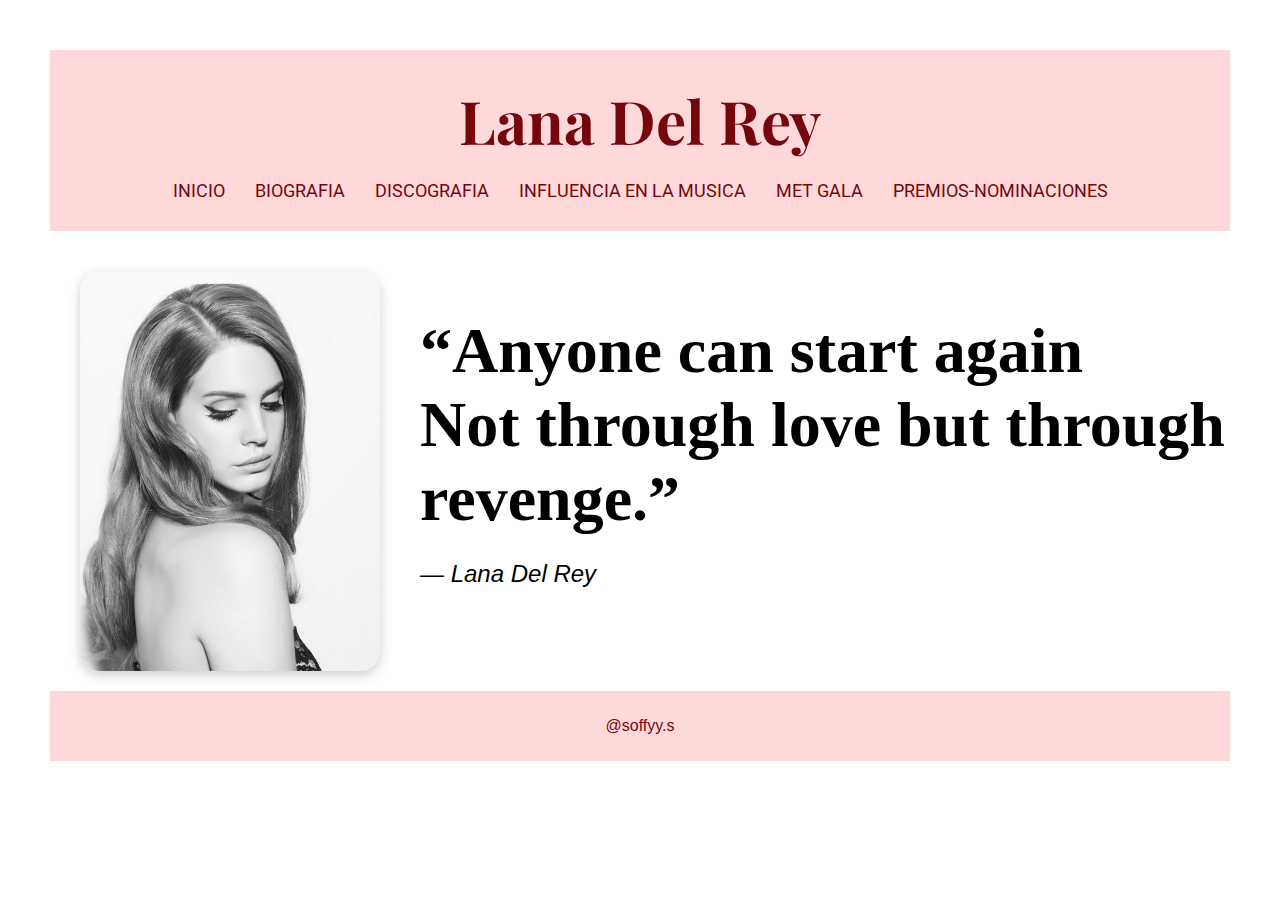
<file: index.html>
<!DOCTYPE html>
<html lang="es">
<head>
    <meta charset="UTF-8">
    <meta name="viewport" content="width=device-width, initial-scale=1.0">
    <title>Lana Del Rey</title>
    <link rel="stylesheet" href="css/estilos.css">
</head>
<body>
    <header class="menu-principal">
        <div class="contenido-header">
            <h1 class="titulo">Lana Del Rey</h1>
            <nav class="menu">
                <ul>
                <li><a href="index.html">INICIO</a></li>
                <li><a href="index2.html">BIOGRAFIA</a></li>
                <li><a href="index3.html">DISCOGRAFIA</a></li>
                <li><a href="index4.html">INFLUENCIA EN LA MUSICA</a></li>
                <li><a href="index5.html">MET GALA</a></li>
                <li><a href="index6.html">PREMIOS-NOMINACIONES</a></li>
                </ul>
            </nav>
        </div>
    </header>  

    <section class="foto-lana">
        <img src="img/inicio.jpeg" alt="Lana Del Rey">
        <div class="contenido-inicio">
            <h1>“Anyone can start again <br> Not through love but through revenge.”</h1> 
            <p>— Lana Del Rey</p>
        </div>
    </section>

    <footer class="pie">
        <p>@soffyy.s</p>
    </footer>

</body>
</html>
</file>
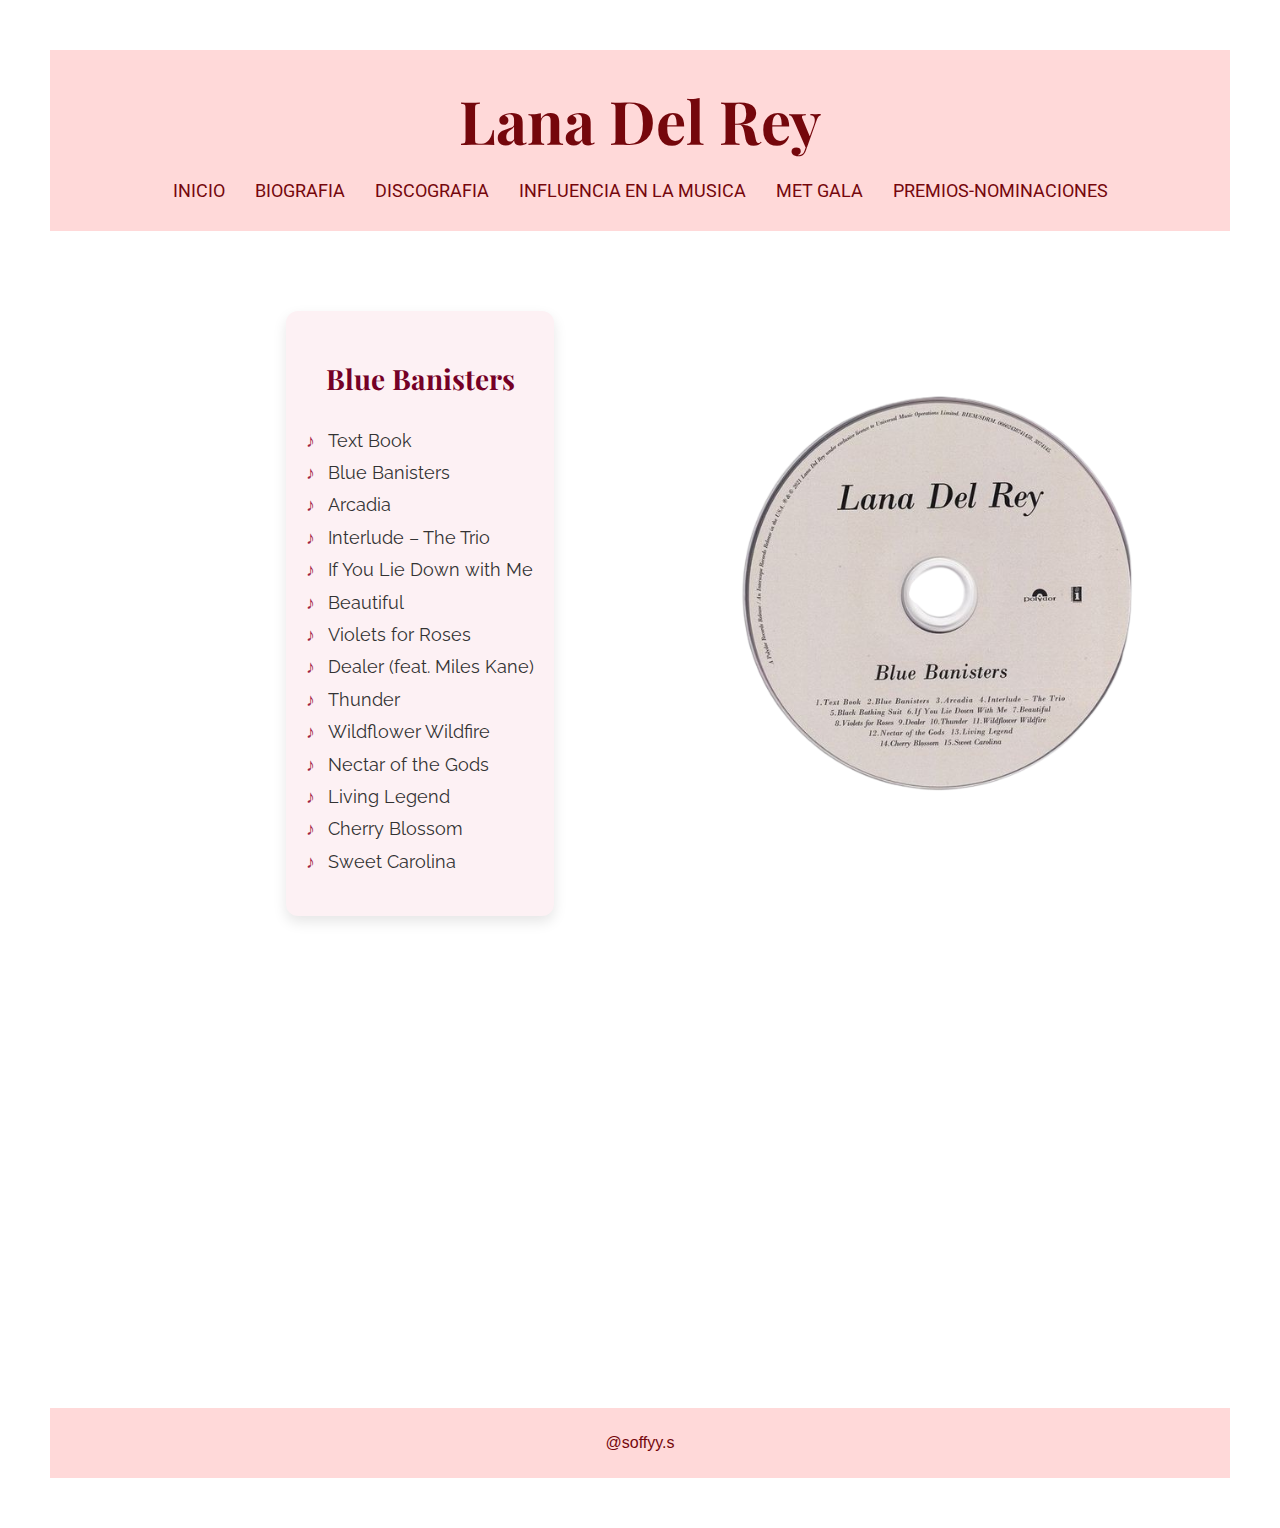
<file: blueb.html>
<!DOCTYPE html>
<html lang="es">
<head>
    <meta charset="UTF-8">
    <meta name="viewport" content="width=device-width, initial-scale=1.0">
    <title>Lana Del Rey</title>
    <link rel="stylesheet" href="css/estilos.css">
</head>
<body>
    <header class="menu-principal">
        <div class="contenido-header">
            <h1 class="titulo">Lana Del Rey</h1>
            <nav class="menu">
                <ul>
                <li><a href="index.html">INICIO</a></li>
                <li><a href="index2.html">BIOGRAFIA</a></li>
                <li><a href="index3.html">DISCOGRAFIA</a></li>
                <li><a href="index4.html">INFLUENCIA EN LA MUSICA</a></li>
                <li><a href="index5.html">MET GALA</a></li>
                <li><a href="index6.html">PREMIOS-NOMINACIONES</a></li>
                </ul>
            </nav>
        </div>
    </header>  
<div class="contenedor-canciones">
<div class="lista-canciones">
  <h2>Blue Banisters</h2>
  <ul>
    <li>Text Book</li>
    <li>Blue Banisters</li>
    <li>Arcadia</li>
    <li>Interlude – The Trio</li>
    <li>If You Lie Down with Me</li>
    <li>Beautiful</li>
    <li>Violets for Roses</li>
    <li>Dealer (feat. Miles Kane)</li>
    <li>Thunder</li>
    <li>Wildflower Wildfire</li>
    <li>Nectar of the Gods</li>
    <li>Living Legend</li>
    <li>Cherry Blossom</li>
    <li>Sweet Carolina</li>
  </ul>
  </div>
  
        <img src="img/cd8.png" alt="CD Born to die">

  <div class="musica-widget">
<iframe style="border-radius:12px"
        src="https://open.spotify.com/embed/album/3z1XlFzF8mTBtT8LYW8yrr?utm_source=generator"
        width="100%" height="352" frameborder="0"
        allow="autoplay; clipboard-write; encrypted-media; fullscreen; picture-in-picture"
        loading="lazy"
        allowfullscreen>
</iframe>


  </div>

</div>

    <footer class="pie">
        <p>@soffyy.s</p>
    </footer>

</body>
</html>
</file>
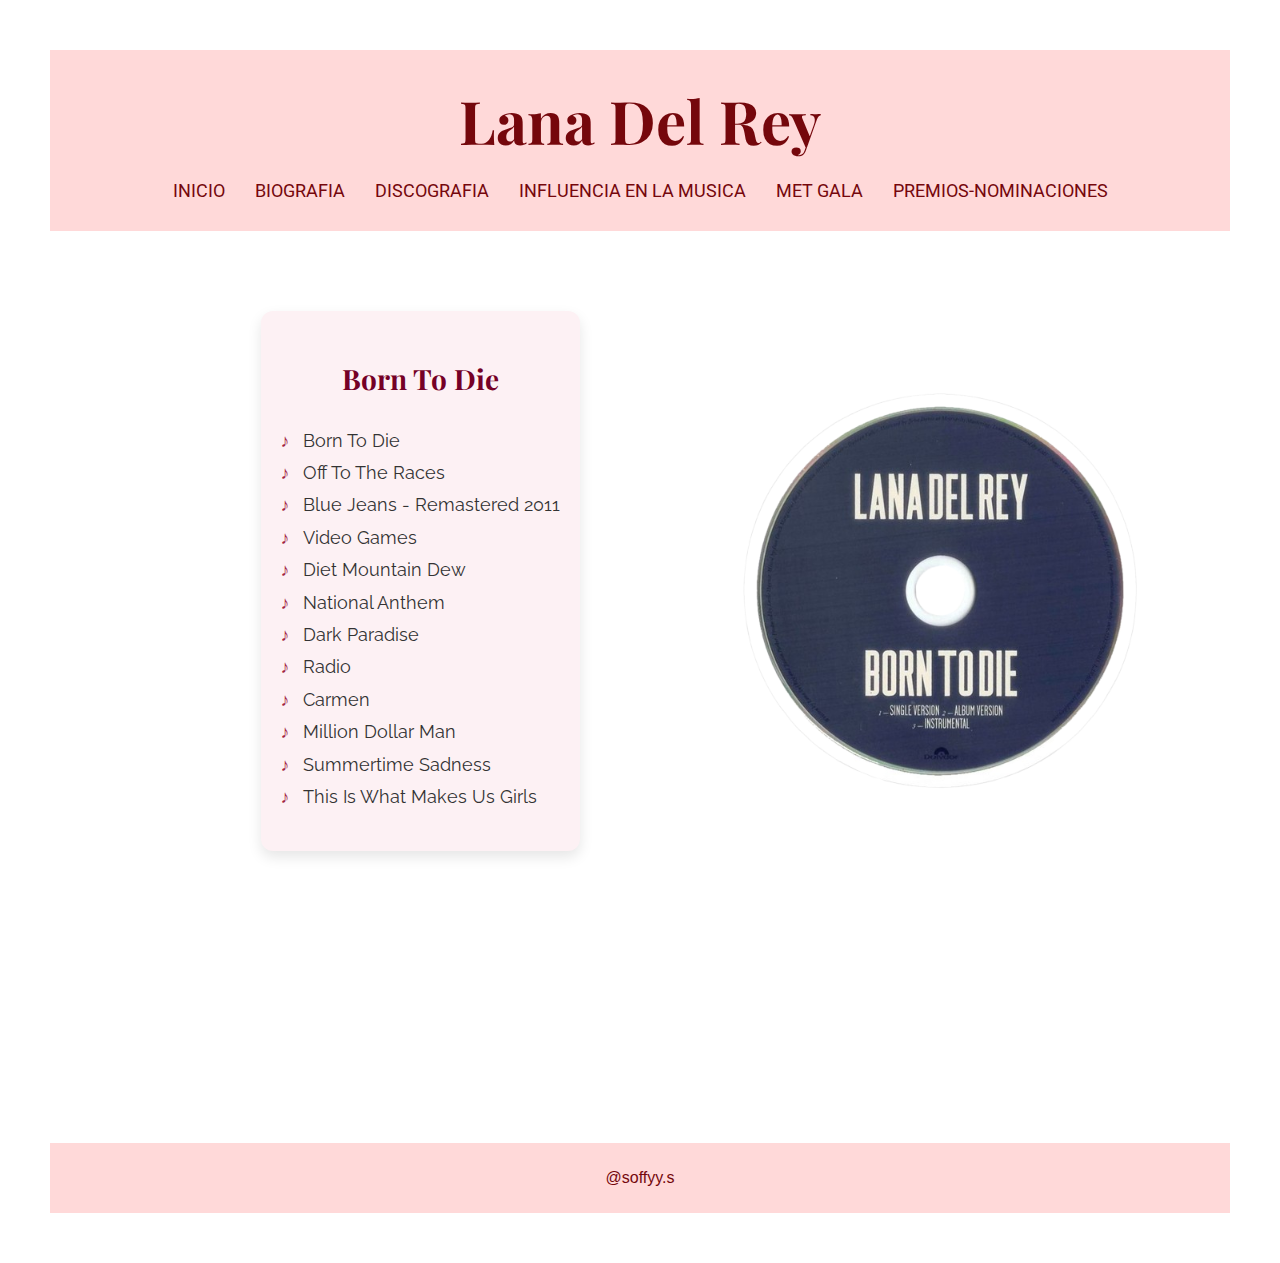
<file: borntodie.html>
<!DOCTYPE html>
<html lang="es">
<head>
    <meta charset="UTF-8">
    <meta name="viewport" content="width=device-width, initial-scale=1.0">
    <title>Lana Del Rey</title>
    <link rel="stylesheet" href="css/estilos.css">
</head>
<body>
    <header class="menu-principal">
        <div class="contenido-header">
            <h1 class="titulo">Lana Del Rey</h1>
            <nav class="menu">
                <ul>
                <li><a href="index.html">INICIO</a></li>
                <li><a href="index2.html">BIOGRAFIA</a></li>
                <li><a href="index3.html">DISCOGRAFIA</a></li>
                <li><a href="index4.html">INFLUENCIA EN LA MUSICA</a></li>
                <li><a href="index5.html">MET GALA</a></li>
                <li><a href="index6.html">PREMIOS-NOMINACIONES</a></li>
                </ul>
            </nav>
        </div>
    </header>  
<div class="contenedor-canciones">
<div class="lista-canciones">
  <h2>Born To Die</h2>
  <ul>
    <li>Born To Die</li>
    <li>Off To The Races</li>
    <li>Blue Jeans - Remastered 2011</li>
    <li>Video Games</li>
    <li>Diet Mountain Dew</li>
    <li>National Anthem</li>
    <li>Dark Paradise</li>
    <li>Radio</li>
    <li>Carmen</li>
    <li>Million Dollar Man</li>
    <li>Summertime Sadness</li>
    <li>This Is What Makes Us Girls</li>
  </ul>
  </div>
  
        <img src="img/cd1.png" alt="CD Born to die">

  <div class="musica-widget">
    <iframe style="border-radius:12px"
            src="https://open.spotify.com/embed/album/4vXt6IpMcSnqonljffWlMI?utm_source=generator"
            width="100%" height="152" frameborder="0"
            allowfullscreen=""
            allow="autoplay; clipboard-write; encrypted-media; fullscreen; picture-in-picture"
            loading="lazy">
    </iframe>
  </div>

</div>

    <footer class="pie">
        <p>@soffyy.s</p>
    </footer>

</body>
</html>
</file>
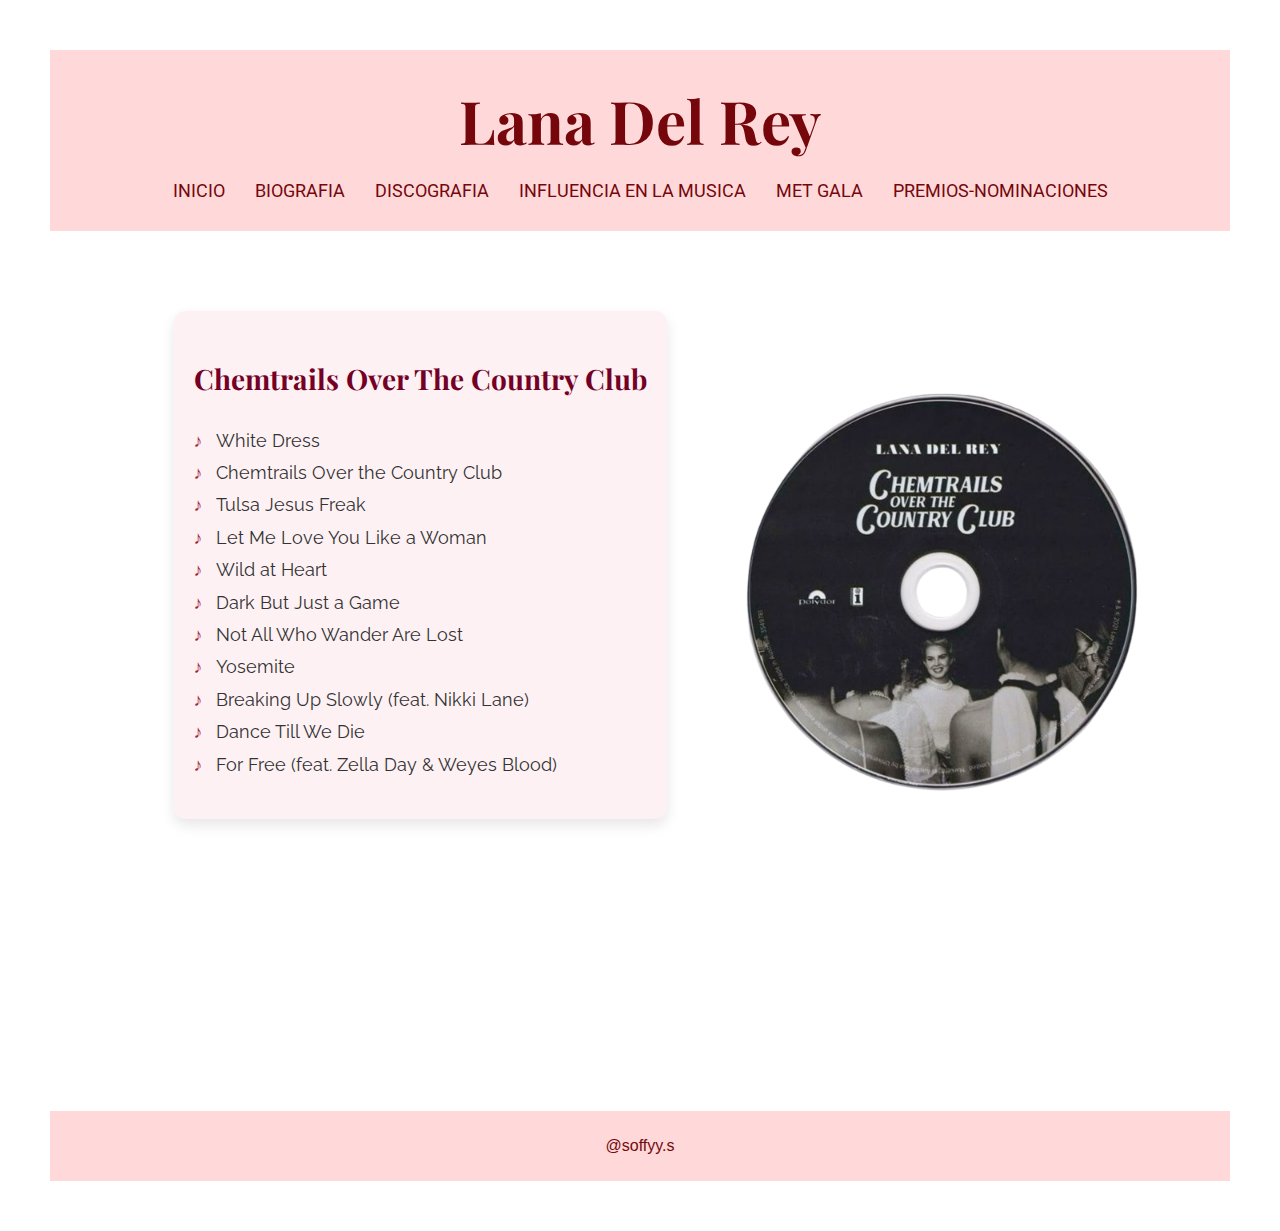
<file: cocct.html>
<!DOCTYPE html>
<html lang="es">
<head>
    <meta charset="UTF-8">
    <meta name="viewport" content="width=device-width, initial-scale=1.0">
    <title>Lana Del Rey</title>
    <link rel="stylesheet" href="css/estilos.css">
</head>
<body>
    <header class="menu-principal">
        <div class="contenido-header">
            <h1 class="titulo">Lana Del Rey</h1>
            <nav class="menu">
                <ul>
                <li><a href="index.html">INICIO</a></li>
                <li><a href="index2.html">BIOGRAFIA</a></li>
                <li><a href="index3.html">DISCOGRAFIA</a></li>
                <li><a href="index4.html">INFLUENCIA EN LA MUSICA</a></li>
                <li><a href="index5.html">MET GALA</a></li>
                <li><a href="index6.html">PREMIOS-NOMINACIONES</a></li>
                </ul>
            </nav>
        </div>
    </header>  
<div class="contenedor-canciones">
<div class="lista-canciones">
  <h2>Chemtrails Over The Country Club</h2>
  <ul>
    <li>White Dress</li>
    <li>Chemtrails Over the Country Club</li>
    <li>Tulsa Jesus Freak</li>
    <li>Let Me Love You Like a Woman</li>
    <li>Wild at Heart</li>
    <li>Dark But Just a Game</li>
    <li>Not All Who Wander Are Lost</li>
    <li>Yosemite</li>
    <li>Breaking Up Slowly (feat. Nikki Lane)</li>
    <li>Dance Till We Die</li>
    <li>For Free (feat. Zella Day & Weyes Blood)</li>
  </ul>
  </div>
  
        <img src="img/cd7.png" alt="CD Born to die">

  <div class="musica-widget">
   <iframe style="border-radius:12px"
        src="https://open.spotify.com/embed/album/6QeosPQpJckkW0Obir5RT8?utm_source=generator"
        width="100%" height="152" frameborder="0"
        allowfullscreen=""
        allow="autoplay; clipboard-write; encrypted-media; fullscreen; picture-in-picture"
        loading="lazy">
</iframe>
  </div>

</div>

    <footer class="pie">
        <p>@soffyy.s</p>
    </footer>

</body>
</html>
</file>
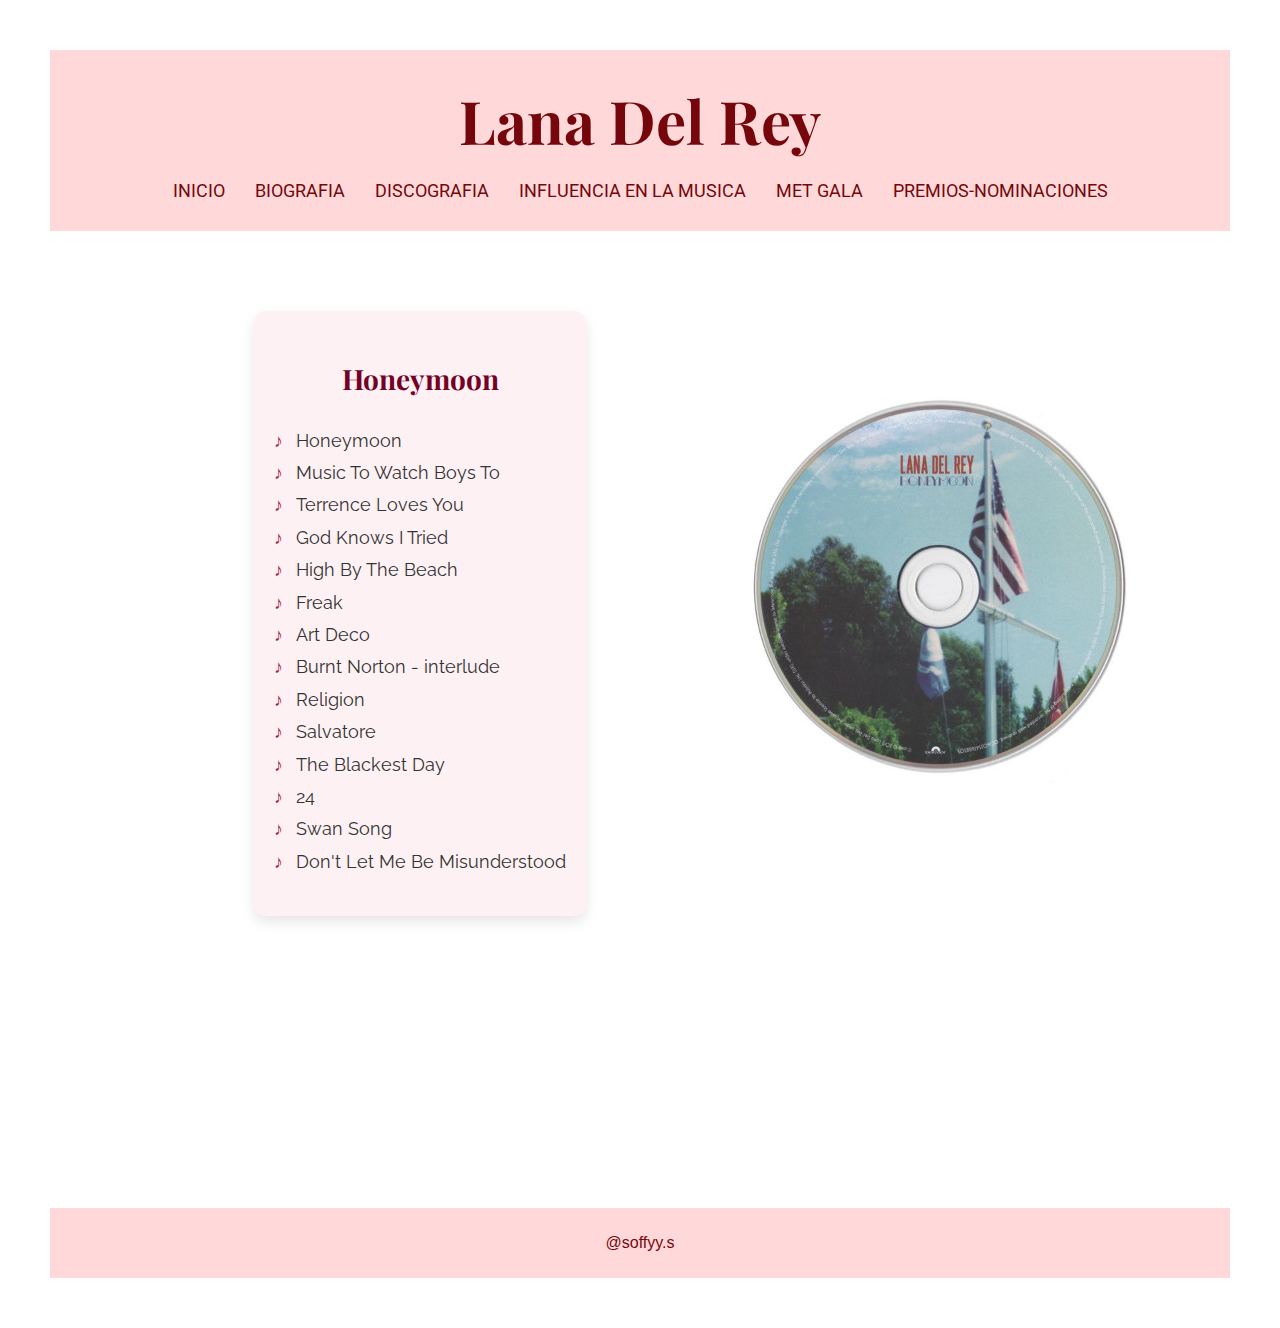
<file: honeymoon.html>
<!DOCTYPE html>
<html lang="es">
<head>
    <meta charset="UTF-8">
    <meta name="viewport" content="width=device-width, initial-scale=1.0">
    <title>Lana Del Rey</title>
    <link rel="stylesheet" href="css/estilos.css">
</head>
<body>
    <header class="menu-principal">
        <div class="contenido-header">
            <h1 class="titulo">Lana Del Rey</h1>
            <nav class="menu">
                <ul>
                <li><a href="index.html">INICIO</a></li>
                <li><a href="index2.html">BIOGRAFIA</a></li>
                <li><a href="index3.html">DISCOGRAFIA</a></li>
                <li><a href="index4.html">INFLUENCIA EN LA MUSICA</a></li>
                <li><a href="index5.html">MET GALA</a></li>
                <li><a href="index6.html">PREMIOS-NOMINACIONES</a></li>
                </ul>
            </nav>
        </div>
    </header>  
<div class="contenedor-canciones">
<div class="lista-canciones">
  <h2>Honeymoon</h2>
  <ul>
    <li>Honeymoon</li>
    <li>Music To Watch Boys To</li>
    <li>Terrence Loves You</li>
    <li>God Knows I Tried</li>
    <li>High By The Beach</li>
    <li>Freak</li>
    <li>Art Deco</li>
    <li>Burnt Norton - interlude</li>
    <li>Religion</li>
    <li>Salvatore</li>
    <li>The Blackest Day</li>
    <li>24</li>
    <li>Swan Song</li>
    <li>Don't Let Me Be Misunderstood</li>
  </ul>
  </div>
  
        <img src="img/cd4.jpeg" alt="CD Born to die">

  <div class="musica-widget">
   <iframe style="border-radius:12px"
        src="https://open.spotify.com/embed/album/2DpEBrjCur1ythIZ10gJWw?utm_source=generator"
        width="100%" height="152" frameborder="0"
        allowfullscreen=""
        allow="autoplay; clipboard-write; encrypted-media; fullscreen; picture-in-picture"
        loading="lazy">
   </iframe>
  </div>

</div>

    <footer class="pie">
        <p>@soffyy.s</p>
    </footer>

</body>
</html>
</file>
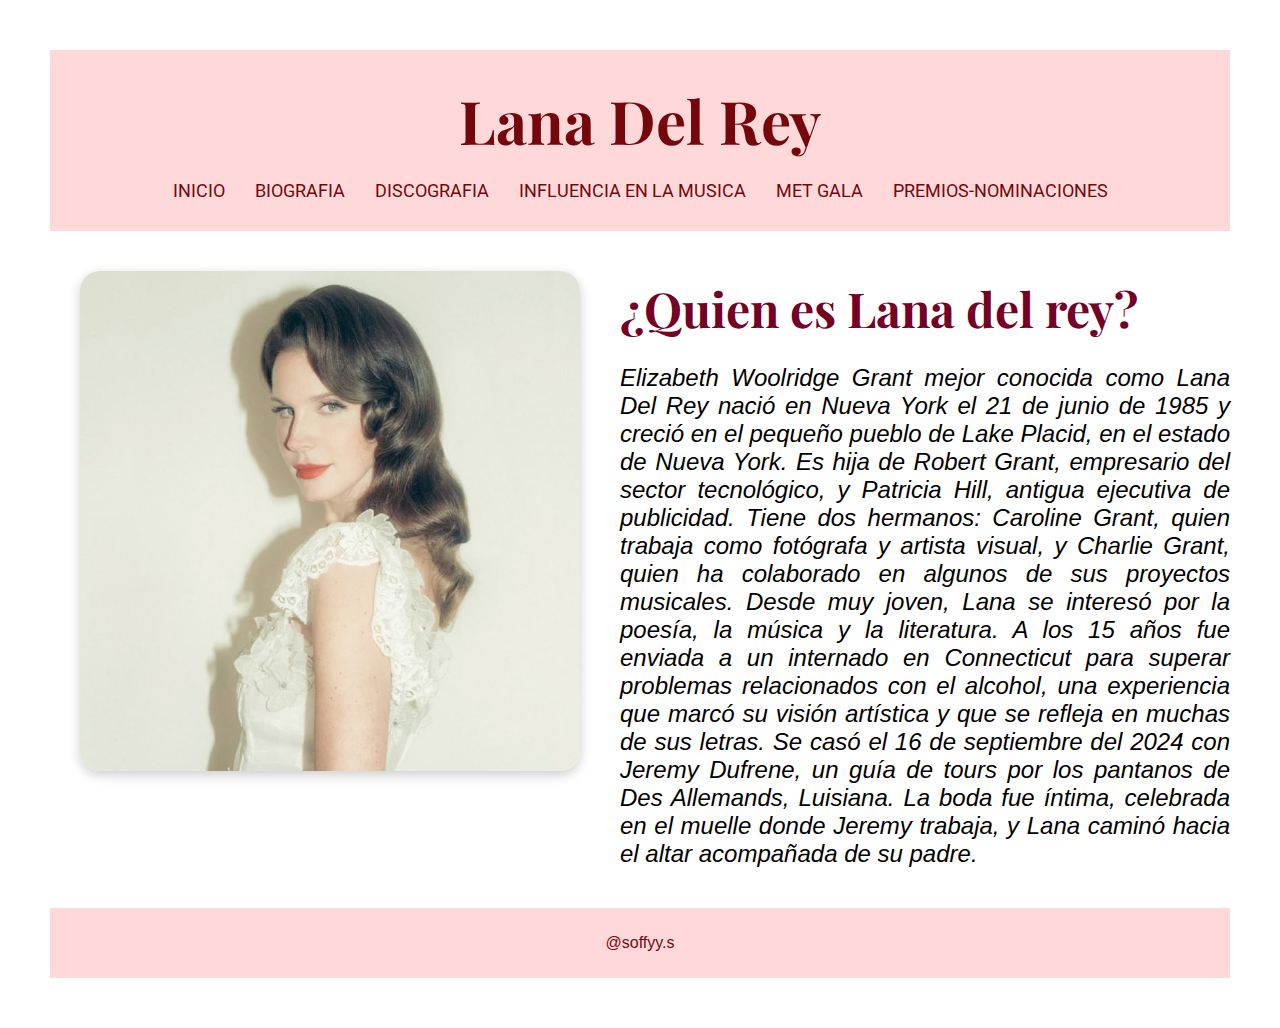
<file: index2.html>
<!DOCTYPE html>
<html lang="es">
<head>
    <meta charset="UTF-8">
    <meta name="viewport" content="width=device-width, initial-scale=1.0">
    <title>Lana Del Rey</title>
    <link rel="stylesheet" href="css/estilos.css">
</head>
<body>
    <header class="menu-principal">
        <div class="contenido-header">
            <h1 class="titulo">Lana Del Rey</h1>
            <nav class="menu">
                <ul>
                <li><a href="index.html">INICIO</a></li>
                <li><a href="index2.html">BIOGRAFIA</a></li>
                <li><a href="index3.html">DISCOGRAFIA</a></li>
                <li><a href="index4.html">INFLUENCIA EN LA MUSICA</a></li>
                <li><a href="index5.html">MET GALA</a></li>
                <li><a href="index6.html">PREMIOS-NOMINACIONES</a></li>
                </ul>
            </nav>
        </div>
    </header>  

    <section class="foto-Bio">
        <img src="img/bio.jpeg" alt="Lana Del Rey">
        <div class="contenido-Bio">
            <h1>¿Quien es Lana del rey?</h1>
            <p>Elizabeth Woolridge Grant mejor conocida como Lana Del Rey nació en Nueva York el 21 de junio de 1985 y creció en 
            el pequeño pueblo de Lake Placid, en el estado de Nueva York. Es hija de Robert Grant, empresario del sector 
            tecnológico, y Patricia Hill, antigua ejecutiva de publicidad. Tiene dos hermanos: Caroline Grant, quien trabaja como 
            fotógrafa y artista visual, y Charlie Grant, quien ha colaborado en algunos de sus proyectos musicales.
            Desde muy joven, Lana se interesó por la poesía, la música y la literatura. A los 15 años fue enviada a un internado 
            en Connecticut para superar problemas relacionados con el alcohol, una experiencia que marcó su visión artística y que
            se refleja en muchas de sus letras. 
            Se casó el 16 de septiembre del 2024 con Jeremy Dufrene, un guía de tours por los pantanos de Des Allemands, Luisiana.
            La boda fue íntima, celebrada en el muelle donde Jeremy trabaja, y Lana caminó hacia el altar acompañada de su padre.</p> 
        </div>
    </section>

    <footer class="pie">
        <p>@soffyy.s</p>
    </footer>

</body>
</html>
</file>
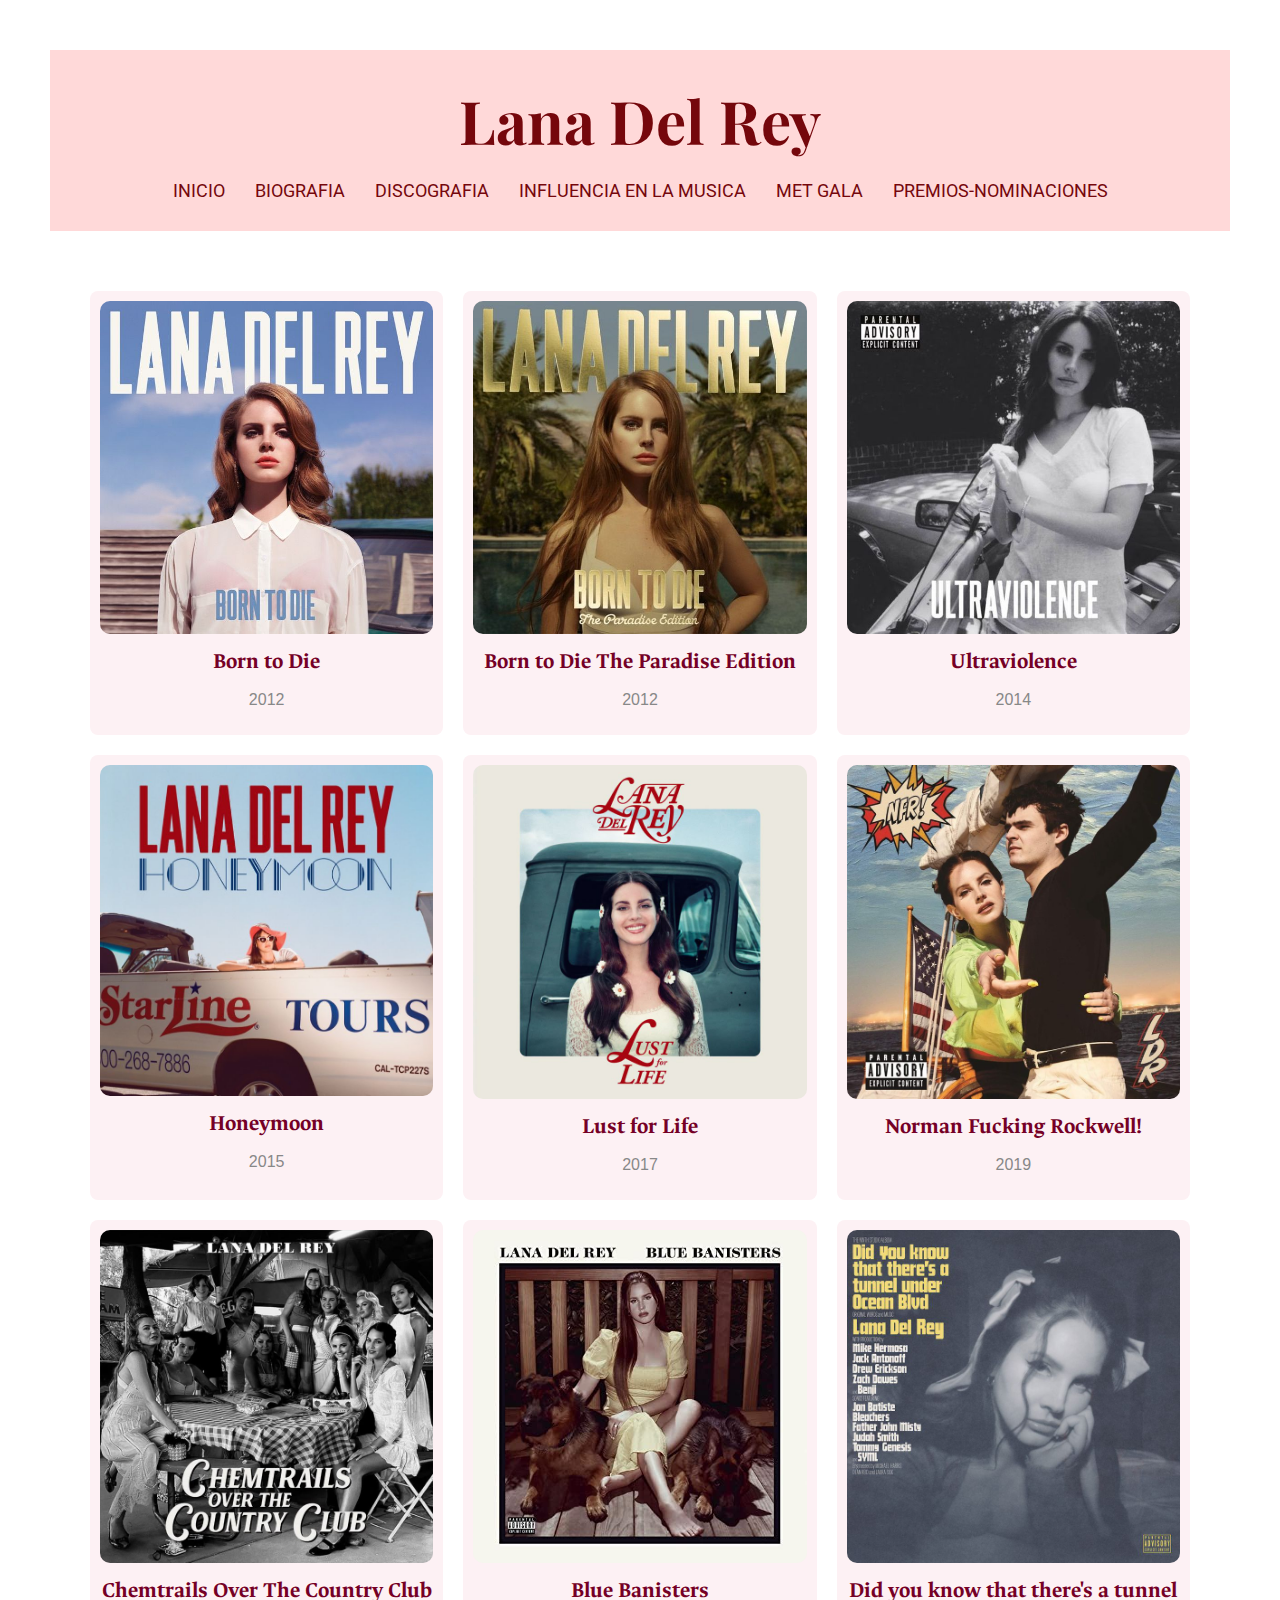
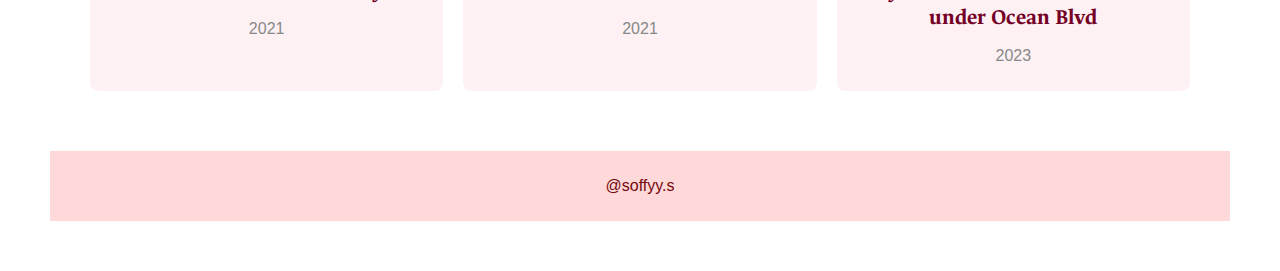
<file: index3.html>
<!DOCTYPE html>
<html lang="es">
<head>
    <meta charset="UTF-8">
    <meta name="viewport" content="width=device-width, initial-scale=1.0">
    <title>Lana Del Rey</title>
    <link rel="stylesheet" href="css/estilos.css">
</head>
<body>
    <header class="menu-principal">
        <div class="contenido-header">
            <h1 class="titulo">Lana Del Rey</h1>
            <nav class="menu">
                <ul>
                <li><a href="index.html">INICIO</a></li>
                <li><a href="index2.html">BIOGRAFIA</a></li>
                <li><a href="index3.html">DISCOGRAFIA</a></li>
                <li><a href="index4.html">INFLUENCIA EN LA MUSICA</a></li>
                <li><a href="index5.html">MET GALA</a></li>
                <li><a href="index6.html">PREMIOS-NOMINACIONES</a></li>
                </ul>
            </nav>
        </div>
    </header>  

        <section class="row bg-white no-margin discografia">
            <div class="album-grid">
                <div class="album">
                    <a href="borntodie.html">
                    <img src="img/borntodie.jpg" alt="Born to Die"></a>
                    <h3>Born to Die</h3>
                    <p>2012</p>
                </div>
                <div class="album">
                    <a href="paradise.html">
                    <img src="img/paradise.jpg" alt="Paradise"></a>
                    <h3>Born to Die The Paradise Edition</h3>
                    <p>2012</p>
                </div>
                <div class="album">
                    <a href="ultraviolence.html">
                    <img src="img/ultraviolence.jpg" alt="Ultraviolence"></a>
                    <h3>Ultraviolence</h3>
                    <p>2014</p>
                </div>
                <div class="album">
                    <a href="honeymoon.html">
                    <img src="img/honeymoon.jpg" alt="Honeymoon"></a>
                    <h3>Honeymoon</h3>
                    <p>2015</p>
                </div>
                <div class="album">
                    <a href="lustforlife.html">
                    <img src="img/lustforlife.jpg" alt="Lust for Life"></a>
                    <h3>Lust for Life</h3>
                    <p>2017</p>
                </div>
                <div class="album">
                    <a href="nfr.html">
                    <img src="img/nfr.jpg" alt="NFR"></a>
                    <h3>Norman Fucking Rockwell!</h3>
                    <p>2019</p>
                    </div>
                    <div class="album">
                        <a href="cocct.html">
                        <img src="img/cotcc.jpg" alt="COTCC"></a>
                        <h3>Chemtrails Over The Country Club</h3>
                        <p>2021</p>    
                </div>
                <div class="album">
                    <a href="blueb.html">
                    <img src="img/blueb.jpg" alt="Blue Banisters"></a>
                    <h3>Blue Banisters</h3>
                    <p>2021</p>
                </div>
                <div class="album">
                    <a href="oceanblvd.html">
                    <img src="img/oceanblvd.jpg" alt="Did you know that there's a tunnel under Ocean Blvd"></a>
                    <h3>Did you know that there's a tunnel under Ocean Blvd</h3>
                    <p>2023</p>
                </div>
            </div>
        </section>


    <footer class="pie">
        <p>@soffyy.s</p>
    </footer>

</body>
</html>
</file>
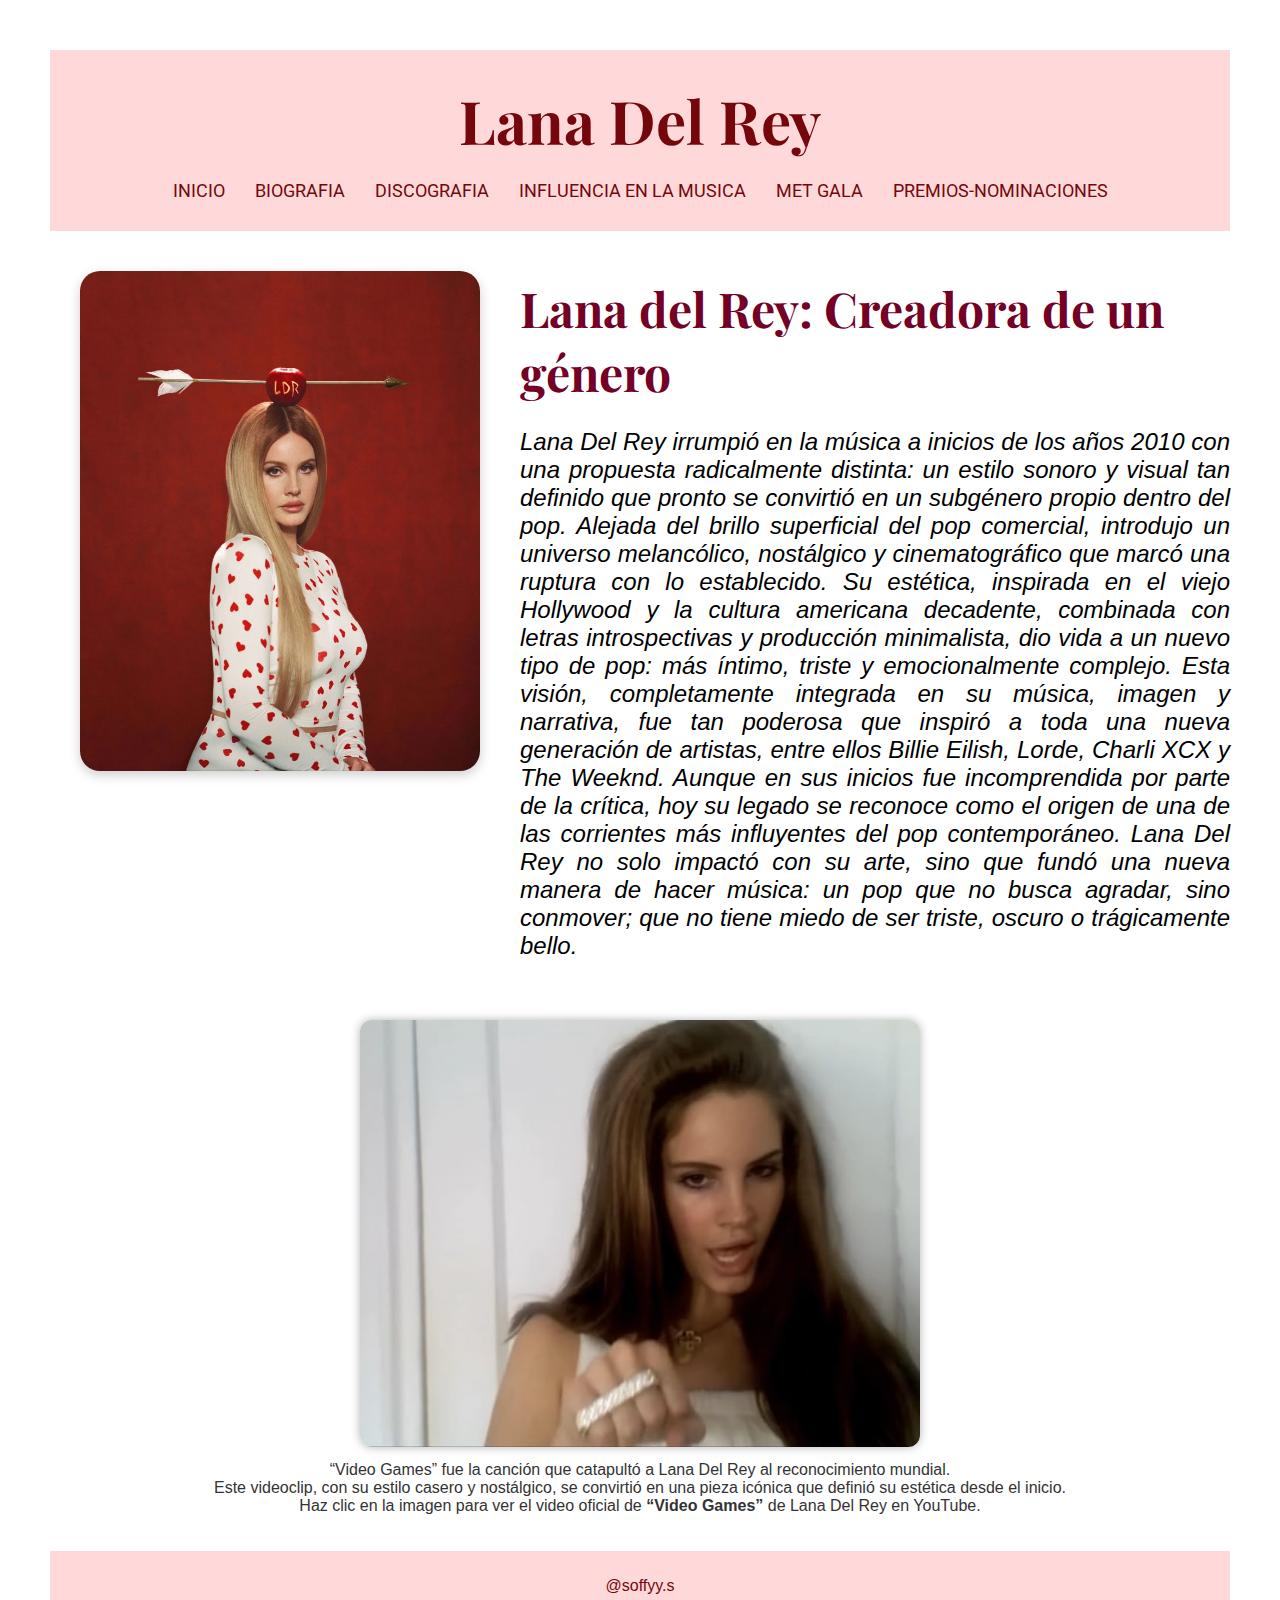
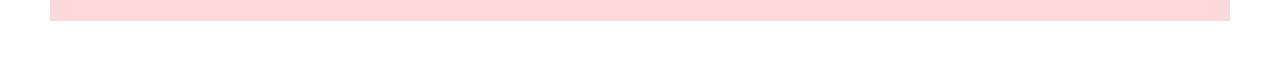
<file: index4.html>
<!DOCTYPE html>
<html lang="es">
<head>
    <meta charset="UTF-8">
    <meta name="viewport" content="width=device-width, initial-scale=1.0">
    <title>Lana Del Rey</title>
    <link rel="stylesheet" href="css/estilos.css">
</head>
<body>
    <header class="menu-principal">
        <div class="contenido-header">
            <h1 class="titulo">Lana Del Rey</h1>
            <nav class="menu">
                <ul>
                <li><a href="index.html">INICIO</a></li>
                <li><a href="index2.html">BIOGRAFIA</a></li>
                <li><a href="index3.html">DISCOGRAFIA</a></li>
                <li><a href="index4.html">INFLUENCIA EN LA MUSICA</a></li>
                <li><a href="index5.html">MET GALA</a></li>
                <li><a href="index6.html">PREMIOS-NOMINACIONES</a></li>
                </ul>
            </nav>
        </div>
    </header>  
   
    <section class="foto-Bio">
        <img src="img/influencia.jpeg" alt="Lana Del Rey">
        <div class="contenido-Bio">
            <h1>Lana del Rey: Creadora de un género</h1>
            <p>Lana Del Rey irrumpió en la música a inicios de los años 2010 con una propuesta radicalmente distinta:
            un estilo sonoro y visual tan definido que pronto se convirtió en un subgénero propio dentro del pop. 
            Alejada del brillo superficial del pop comercial, introdujo un universo melancólico, nostálgico y cinematográfico 
            que marcó una ruptura con lo establecido. Su estética, inspirada en el viejo Hollywood y la cultura americana decadente, 
            combinada con letras introspectivas y producción minimalista, dio vida a un nuevo tipo de pop: más íntimo, triste y 
            emocionalmente complejo.
            Esta visión, completamente integrada en su música, imagen y narrativa, fue tan poderosa que inspiró a toda una nueva 
            generación de artistas, entre ellos Billie Eilish, Lorde, Charli XCX y The Weeknd. Aunque en sus inicios fue incomprendida
            por parte de la crítica, hoy su legado se reconoce como el origen de una de las corrientes más influyentes del pop 
            contemporáneo. Lana Del Rey no solo impactó con su arte, sino que fundó una nueva manera de hacer música: un pop que
            no busca agradar, sino conmover; que no tiene miedo de ser triste, oscuro o trágicamente bello.</p> 
        </div>
    </section>

<section class="video-section">
    <a href="https://www.youtube.com/watch?v=cE6wxDqdOV0" target="_blank">
        <img src="img/videogames.jpeg" alt="Video Games - Lana Del Rey">
    </a>
    <p>
    “Video Games” fue la canción que catapultó a Lana Del Rey al reconocimiento mundial. <br> Este videoclip, con su estilo casero
     y nostálgico, se convirtió en una pieza icónica que definió su estética desde el inicio.<br>
    Haz clic en la imagen para ver el video oficial de <strong>“Video Games”</strong> de Lana Del Rey en YouTube.
  </p>
</section>

    <footer class="pie">
        <p>@soffyy.s</p>
    </footer>

</body>
</html>
</file>
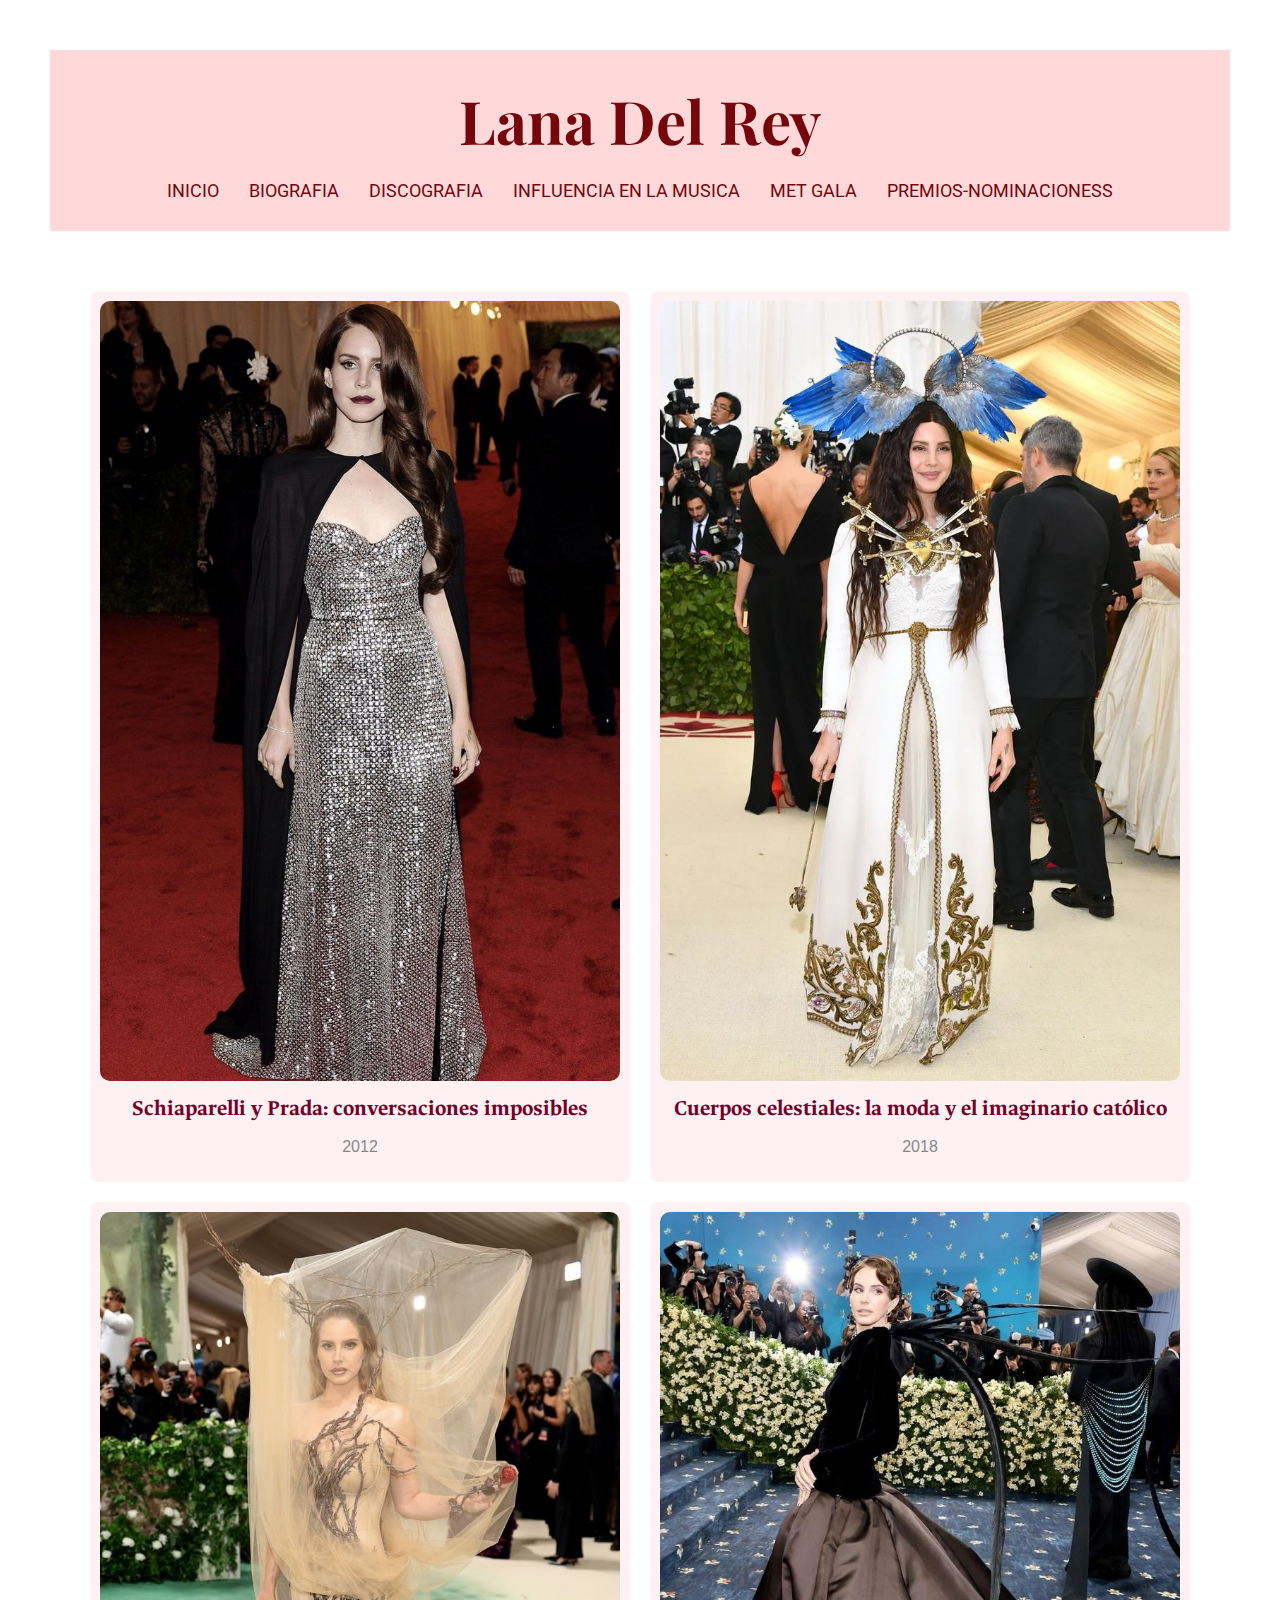
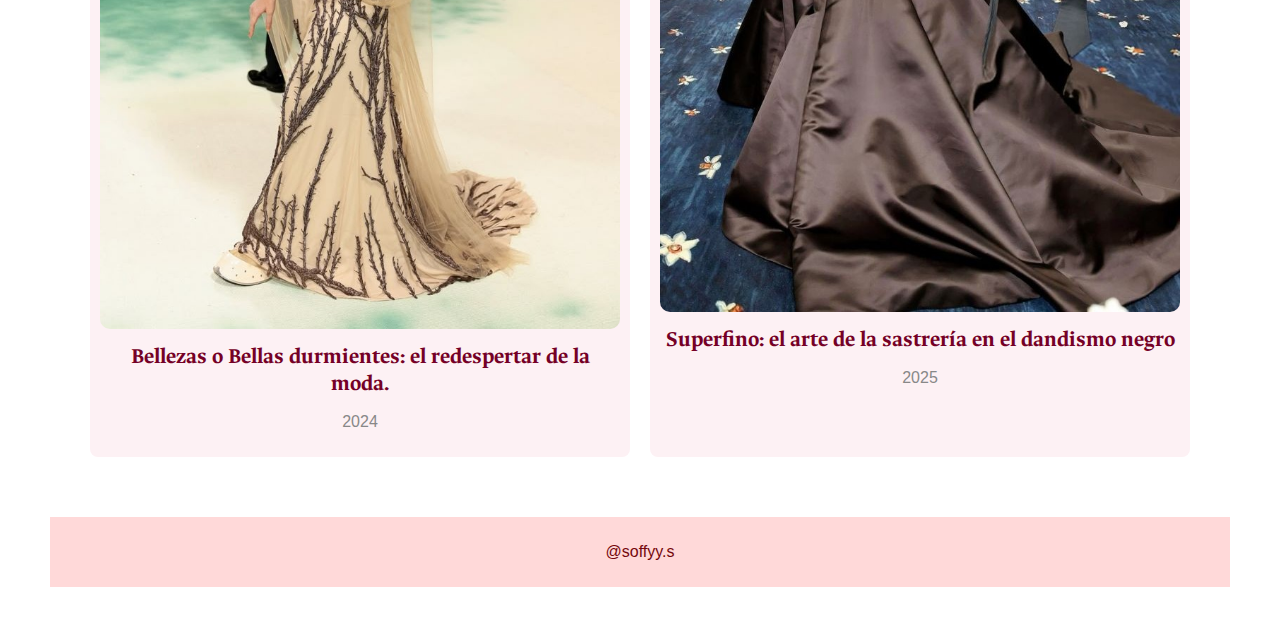
<file: index5.html>
<!DOCTYPE html>
<html lang="es">
<head>
    <meta charset="UTF-8">
    <meta name="viewport" content="width=device-width, initial-scale=1.0">
    <title>Lana Del Rey</title>
    <link rel="stylesheet" href="css/estilos.css">
    <link rel="stylesheet" href="https://cdnjs.cloudflare.com/ajax/libs/font-awesome/6.5.0/css/all.min.css">

</head>
<body>
    <header class="menu-principal">
        <div class="contenido-header">
            <h1 class="titulo">Lana Del Rey</h1>
            <nav class="menu">
                <ul>
                <li><a href="index.html">INICIO</a></li>
                <li><a href="index2.html">BIOGRAFIA</a></li>
                <li><a href="index3.html">DISCOGRAFIA</a></li>
                <li><a href="index4.html">INFLUENCIA EN LA MUSICA</a></li>
                <li><a href="index5.html">MET GALA</a></li>
                <li><a href="index6.html">PREMIOS-NOMINACIONESS</a></li>
                </ul>
            </nav>
        </div>
    </header>  

<section class="row bg-white no-margin discografia">
  <div class="Met-grid">
    <div class="album">
      <img src="img/met1.jpeg" alt="Met Gala" onclick="abrirVideo('img/video1.mp4')">
      <h3>Schiaparelli y Prada: conversaciones imposibles</h3>
      <p>2012</p>
    </div>
    <div class="album">
      <img src="img/met2.jpeg" alt="Met Gala" onclick="abrirVideo('img/video2.mp4')">
      <h3>Cuerpos celestiales: la moda y el imaginario católico</h3>
      <p>2018</p>
    </div>
    <div class="album">
      <img src="img/met3.jpeg" alt="Met Gala" onclick="abrirVideo('img/video3.mp4')">
      <h3>Bellezas o Bellas durmientes: el redespertar de la moda.</h3>
      <p>2024</p>
    </div>
    <div class="album">
      <img src="img/met4.jpeg" alt="Met Gala" onclick="abrirVideo('img/video4.mp4')">
      <h3>Superfino: el arte de la sastrería en el dandismo negro</h3>
      <p>2025</p>
    </div>
  </div>
</section>

<!-- Popup del video -->
<div class="video-popup" id="popup">
  <div class="popup-content">
    <span class="cerrar" onclick="cerrarVideo()">X</span>
    <center><video id="video" controls autoplay></video></center>
  </div>
</div>

<script>
  function abrirVideo(ruta) {
    const popup = document.getElementById('popup');
    const video = document.getElementById('video');
    video.src = ruta;
    popup.style.display = 'flex';
  }

  function cerrarVideo() {
    const popup = document.getElementById('popup');
    const video = document.getElementById('video');
    popup.style.display = 'none';
    video.pause();
    video.currentTime = 0;
  }
</script>


    <footer class="pie">
        <p>@soffyy.s</p>
    </footer>

</body>
</html>
</file>
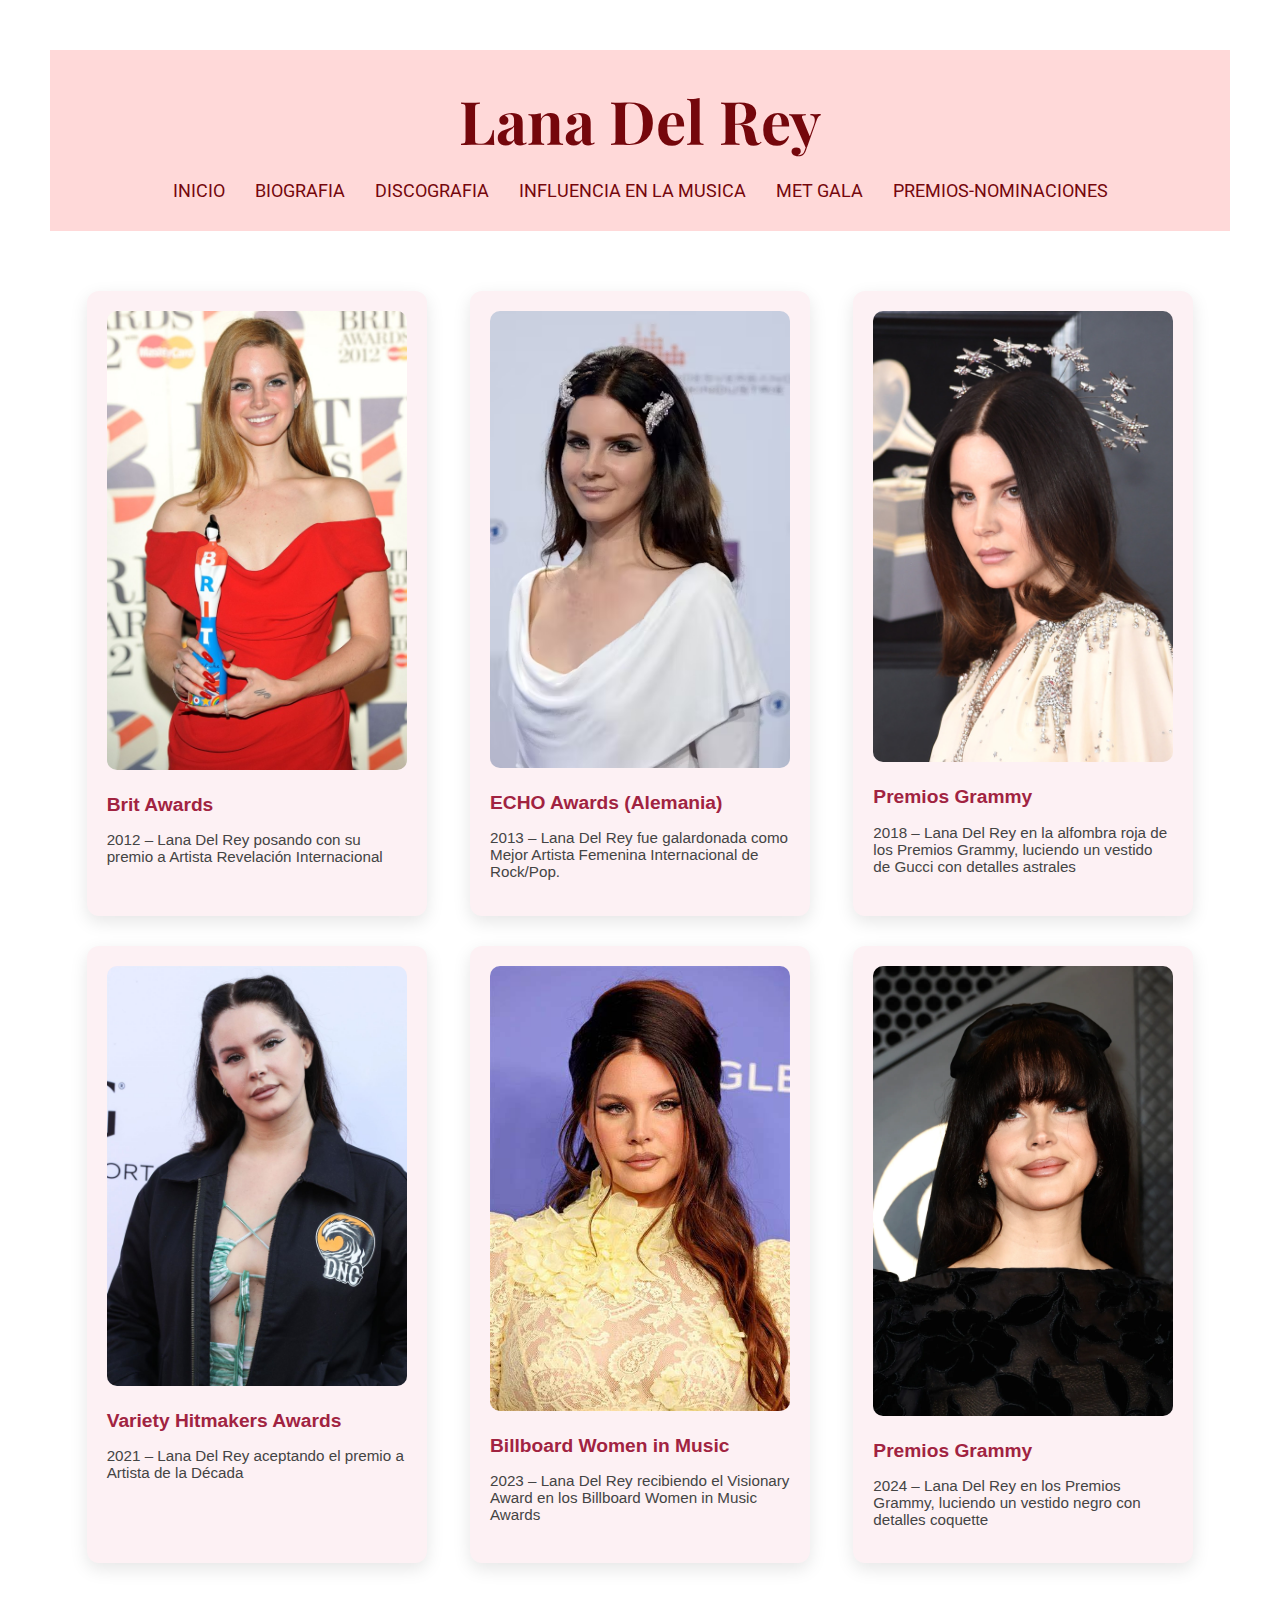
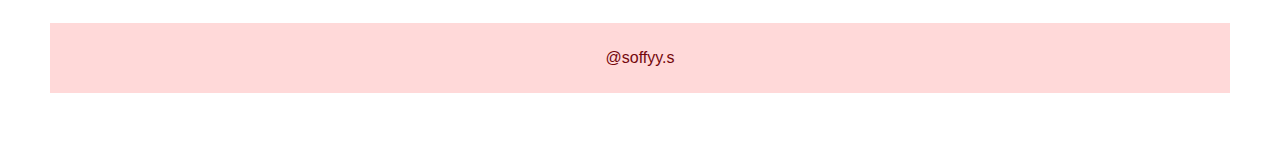
<file: index6.html>
<!DOCTYPE html>
<html lang="es">
<head>
    <meta charset="UTF-8">
    <meta name="viewport" content="width=device-width, initial-scale=1.0">
    <title>Lana Del Rey</title>
    <link rel="stylesheet" href="css/estilos.css">
</head>
<body>
    <header class="menu-principal">
        <div class="contenido-header">
            <h1 class="titulo">Lana Del Rey</h1>
            <nav class="menu">
                <ul>
                <li><a href="index.html">INICIO</a></li>
                <li><a href="index2.html">BIOGRAFIA</a></li>
                <li><a href="index3.html">DISCOGRAFIA</a></li>
                <li><a href="index4.html">INFLUENCIA EN LA MUSICA</a></li>
                <li><a href="index5.html">MET GALA</a></li>
                <li><a href="index6.html">PREMIOS-NOMINACIONES</a></li>
                </ul>
            </nav>
        </div>
    </header>  

   <section class="premios">
  <div class="premios-grid">

    <div class="premio-card">
      <img src="img/BritAwards.jpg" alt="Grammy" onclick="abrirVideo('img/video5.mp4')">
      <div class="texto-premio">
        <h3>Brit Awards</h3>
        <p>2012 – Lana Del Rey posando con su premio a Artista Revelación Internacional </p>
      </div>
    </div>

    <div class="premio-card">
      <img src="img/ECHO.jpg" alt="MTV Award" onclick="abrirVideo('img/video6.mp4')">
      <div class="texto-premio">
        <h3>ECHO Awards (Alemania)</h3>
        <p>2013 – Lana Del Rey fue galardonada como Mejor Artista Femenina Internacional de Rock/Pop.</p>
      </div>
    </div>

    <div class="premio-card">
      <img src="img/grammys.jpg" alt="BRIT Award" onclick="abrirVideo('img/video7.mp4')">
      <div class="texto-premio">
        <h3>Premios Grammy</h3>
        <p>2018 – Lana Del Rey en la alfombra roja de los Premios Grammy, luciendo un vestido de Gucci con detalles astrales</p>
      </div>
    </div>

    <div class="premio-card">
      <img src="img/Variety.jpg" alt="BRIT Award" onclick="abrirVideo('img/video8.mp4')">
      <div class="texto-premio">
        <h3>Variety Hitmakers Awards</h3>
        <p>2021 – Lana Del Rey aceptando el premio a Artista de la Década</p>
      </div>
    </div>

    <div class="premio-card">
      <img src="img/Billboard.jpg" alt="BRIT Award" onclick="abrirVideo('img/video9.mp4')">
      <div class="texto-premio">
        <h3>Billboard Women in Music</h3>
        <p>2023 – Lana Del Rey recibiendo el Visionary Award en los Billboard Women in Music Awards</p>
      </div>
    </div>

    <div class="premio-card">
      <img src="img/grammy2024.jpg" alt="BRIT Award" onclick="abrirVideo('img/video10.mp4')">
      <div class="texto-premio">
        <h3>Premios Grammy</h3>
        <p>2024 – Lana Del Rey en los Premios Grammy, luciendo un vestido negro con detalles coquette</p>
      </div>
    </div>

  </div>
</section>

<!-- Popup del video -->
<div class="video-popup" id="popup">
  <div class="popup-content">
    <span class="cerrar" onclick="cerrarVideo()">X</span>
    <center><video id="video" controls autoplay></video></center>
  </div>
</div>

<script>
  function abrirVideo(ruta) {
    const popup = document.getElementById('popup');
    const video = document.getElementById('video');
    video.src = ruta;
    popup.style.display = 'flex';
  }

  function cerrarVideo() {
    const popup = document.getElementById('popup');
    const video = document.getElementById('video');
    popup.style.display = 'none';
    video.pause();
    video.currentTime = 0;
  }
</script>


    <footer class="pie">
        <p>@soffyy.s</p>
    </footer>

</body>
</html>
</file>
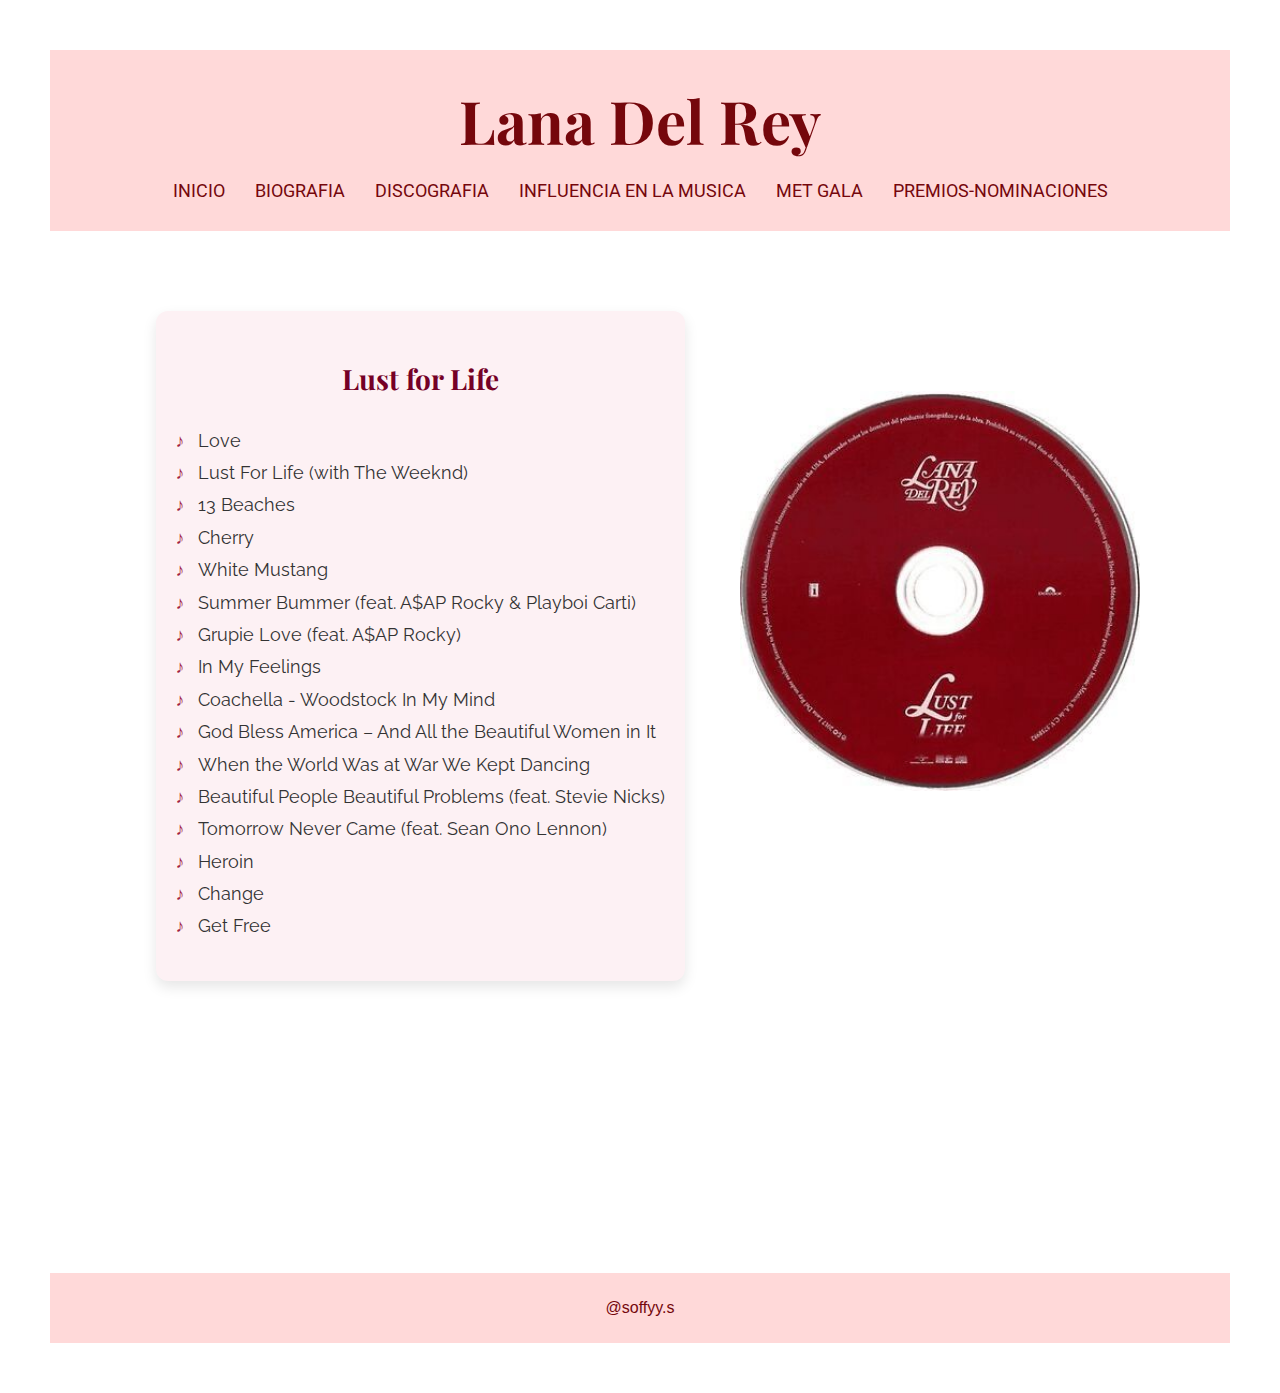
<file: lustforlife.html>
<!DOCTYPE html>
<html lang="es">
<head>
    <meta charset="UTF-8">
    <meta name="viewport" content="width=device-width, initial-scale=1.0">
    <title>Lana Del Rey</title>
    <link rel="stylesheet" href="css/estilos.css">
</head>
<body>
    <header class="menu-principal">
        <div class="contenido-header">
            <h1 class="titulo">Lana Del Rey</h1>
            <nav class="menu">
                <ul>
                <li><a href="index.html">INICIO</a></li>
                <li><a href="index2.html">BIOGRAFIA</a></li>
                <li><a href="index3.html">DISCOGRAFIA</a></li>
                <li><a href="index4.html">INFLUENCIA EN LA MUSICA</a></li>
                <li><a href="index5.html">MET GALA</a></li>
                <li><a href="index6.html">PREMIOS-NOMINACIONES</a></li>
                </ul>
            </nav>
        </div>
    </header>  
<div class="contenedor-canciones">
<div class="lista-canciones">
  <h2>Lust for Life</h2>
  <ul>
    <li>Love</li>
    <li>Lust For Life (with The Weeknd)</li>
    <li>13 Beaches</li>
    <li>Cherry</li>
    <li>White Mustang</li>
    <li>Summer Bummer (feat. A$AP Rocky & Playboi Carti)</li>
    <li>Grupie Love (feat. A$AP Rocky)</li>
    <li>In My Feelings</li>
    <li>Coachella - Woodstock In My Mind</li>
    <li>God Bless America – And All the Beautiful Women in It</li>
    <li>When the World Was at War We Kept Dancing</li>
    <li>Beautiful People Beautiful Problems (feat. Stevie Nicks)</li>
    <li>Tomorrow Never Came (feat. Sean Ono Lennon)</li>
    <li>Heroin</li>
    <li>Change</li>
    <li>Get Free</li>
  </ul>
  </div>
  
        <img src="img/cd5.jpeg" alt="CD Born to die">

  <div class="musica-widget">
   <iframe style="border-radius:12px"
        src="https://open.spotify.com/embed/album/7xYiTrbTL57QO0bb4hXIKo?utm_source=generator"
        width="100%" height="152" frameborder="0"
        allowfullscreen=""
        allow="autoplay; clipboard-write; encrypted-media; fullscreen; picture-in-picture"
        loading="lazy">
</iframe>
  </div>

</div>

    <footer class="pie">
        <p>@soffyy.s</p>
    </footer>

</body>
</html>
</file>
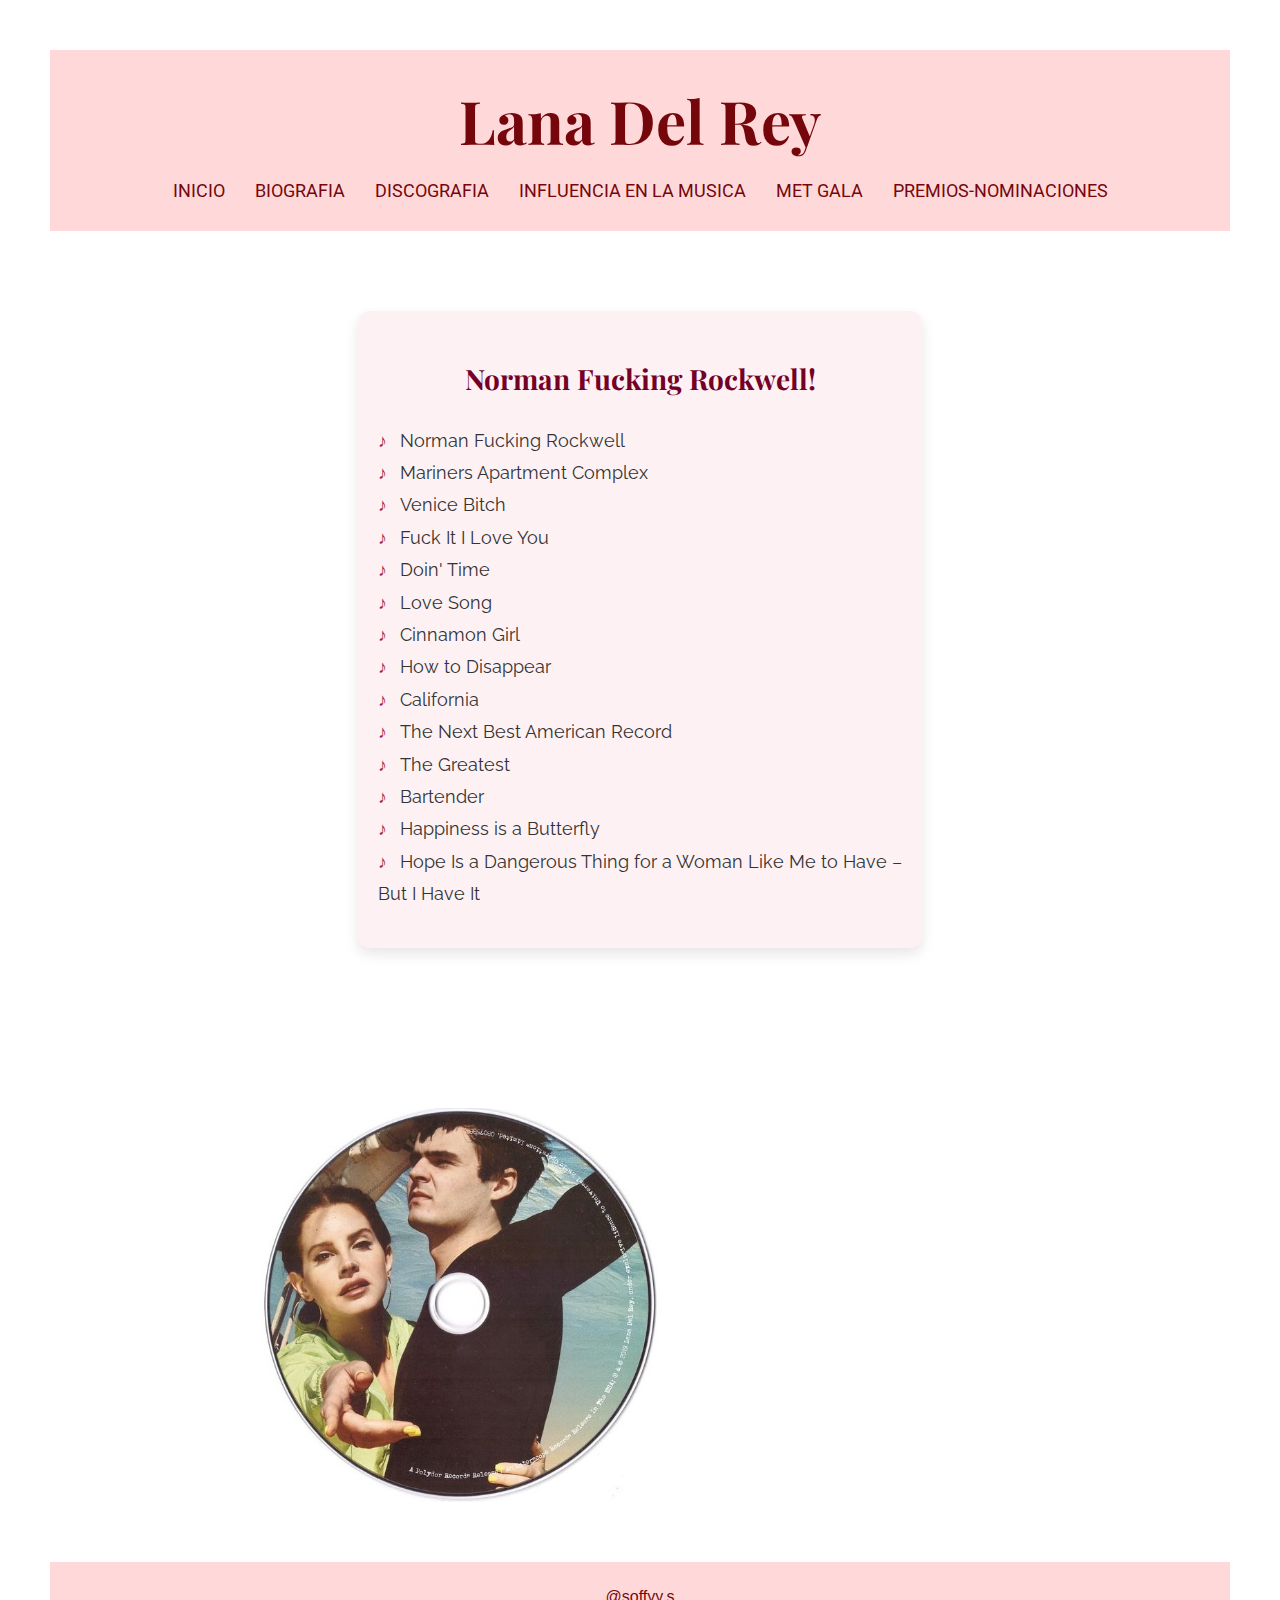
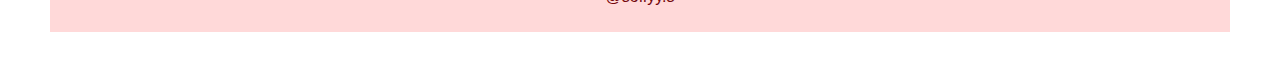
<file: nfr.html>
<!DOCTYPE html>
<html lang="es">
<head>
    <meta charset="UTF-8">
    <meta name="viewport" content="width=device-width, initial-scale=1.0">
    <title>Lana Del Rey</title>
    <link rel="stylesheet" href="css/estilos.css">
</head>
<body>
    <header class="menu-principal">
        <div class="contenido-header">
            <h1 class="titulo">Lana Del Rey</h1>
            <nav class="menu">
                <ul>
                <li><a href="index.html">INICIO</a></li>
                <li><a href="index2.html">BIOGRAFIA</a></li>
                <li><a href="index3.html">DISCOGRAFIA</a></li>
                <li><a href="index4.html">INFLUENCIA EN LA MUSICA</a></li>
                <li><a href="index5.html">MET GALA</a></li>
                <li><a href="index6.html">PREMIOS-NOMINACIONES</a></li>
                </ul>
            </nav>
        </div>
    </header>  
<div class="contenedor-canciones">
<div class="lista-canciones">
  <h2>Norman Fucking Rockwell!</h2>
  <ul>
    <li>Norman Fucking Rockwell</li>
    <li>Mariners Apartment Complex</li>
    <li>Venice Bitch</li>
    <li>Fuck It I Love You</li>
    <li>Doin' Time</li>
    <li>Love Song</li>
    <li>Cinnamon Girl</li>
    <li>How to Disappear</li>
    <li>California</li>
    <li>The Next Best American Record</li>
    <li>The Greatest</li>
    <li>Bartender</li>
    <li>Happiness is a Butterfly</li>
    <li>Hope Is a Dangerous Thing for a Woman Like Me to Have – <br> But I Have It</li>
  </ul>
  </div>
  
        <img src="img/cd6.jpeg" alt="CD Born to die">

  <div class="musica-widget">
  <iframe style="border-radius:12px"
        src="https://open.spotify.com/embed/album/5XpEKORZ4y6OrCZSKsi46A?utm_source=generator"
        width="100%" height="152" frameborder="0"
        allowfullscreen=""
        allow="autoplay; clipboard-write; encrypted-media; fullscreen; picture-in-picture"
        loading="lazy">
</iframe>

  </div>

</div>

    <footer class="pie">
        <p>@soffyy.s</p>
    </footer>

</body>
</html>
</file>
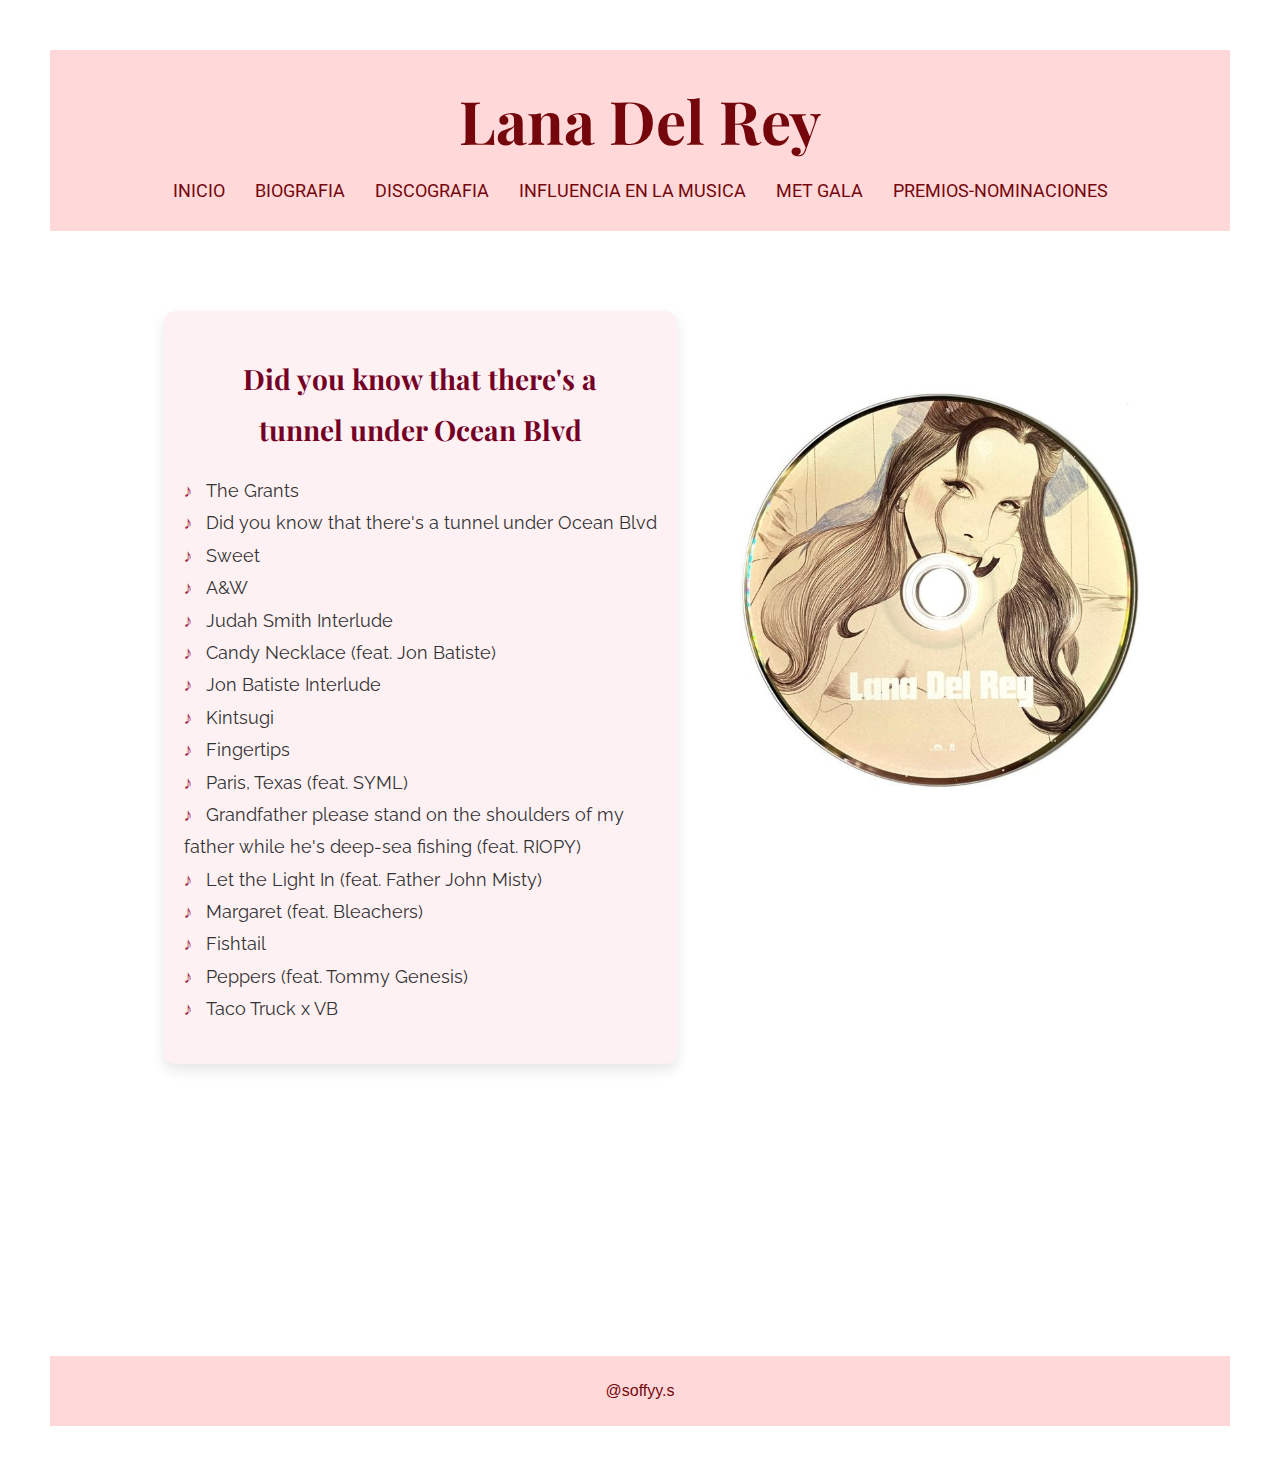
<file: oceanblvd.html>
<!DOCTYPE html>
<html lang="es">
<head>
    <meta charset="UTF-8">
    <meta name="viewport" content="width=device-width, initial-scale=1.0">
    <title>Lana Del Rey</title>
    <link rel="stylesheet" href="css/estilos.css">
</head>
<body>
    <header class="menu-principal">
        <div class="contenido-header">
            <h1 class="titulo">Lana Del Rey</h1>
            <nav class="menu">
                <ul>
                <li><a href="index.html">INICIO</a></li>
                <li><a href="index2.html">BIOGRAFIA</a></li>
                <li><a href="index3.html">DISCOGRAFIA</a></li>
                <li><a href="index4.html">INFLUENCIA EN LA MUSICA</a></li>
                <li><a href="index5.html">MET GALA</a></li>
                <li><a href="index6.html">PREMIOS-NOMINACIONES</a></li>
                </ul>
            </nav>
        </div>
    </header>  
<div class="contenedor-canciones">
<div class="lista-canciones">
  <h2>Did you know that there's a <br> tunnel under Ocean Blvd</h2>
  <ul>
    <li>The Grants</li>
    <li>Did you know that there's a tunnel under Ocean Blvd</li>
    <li>Sweet</li>
    <li>A&W</li>
    <li>Judah Smith Interlude</li>
    <li>Candy Necklace (feat. Jon Batiste)</li>
    <li>Jon Batiste Interlude</li>
    <li>Kintsugi</li>
    <li>Fingertips</li>
    <li>Paris, Texas (feat. SYML)</li>
    <li>Grandfather please stand on the shoulders of my <br> father while he's deep-sea fishing (feat. RIOPY)</li>
    <li>Let the Light In (feat. Father John Misty)</li>
    <li>Margaret (feat. Bleachers)</li>
    <li>Fishtail</li>
    <li>Peppers (feat. Tommy Genesis)</li>
    <li>Taco Truck x VB</li>
  </ul>
  </div>
  
        <img src="img/cd9.jpeg" alt="CD Born to die">

  <div class="musica-widget">
   <iframe style="border-radius:12px" 
        src="https://open.spotify.com/embed/album/5HOHne1wzItQlIYmLXLYfZ?utm_source=generator" 
        width="100%" height="152" frameborder="0" 
        allowfullscreen="" 
        allow="autoplay; clipboard-write; encrypted-media; fullscreen; picture-in-picture" 
        loading="lazy">
</iframe>

  </div>

</div>

    <footer class="pie">
        <p>@soffyy.s</p>
    </footer>

</body>
</html>
</file>
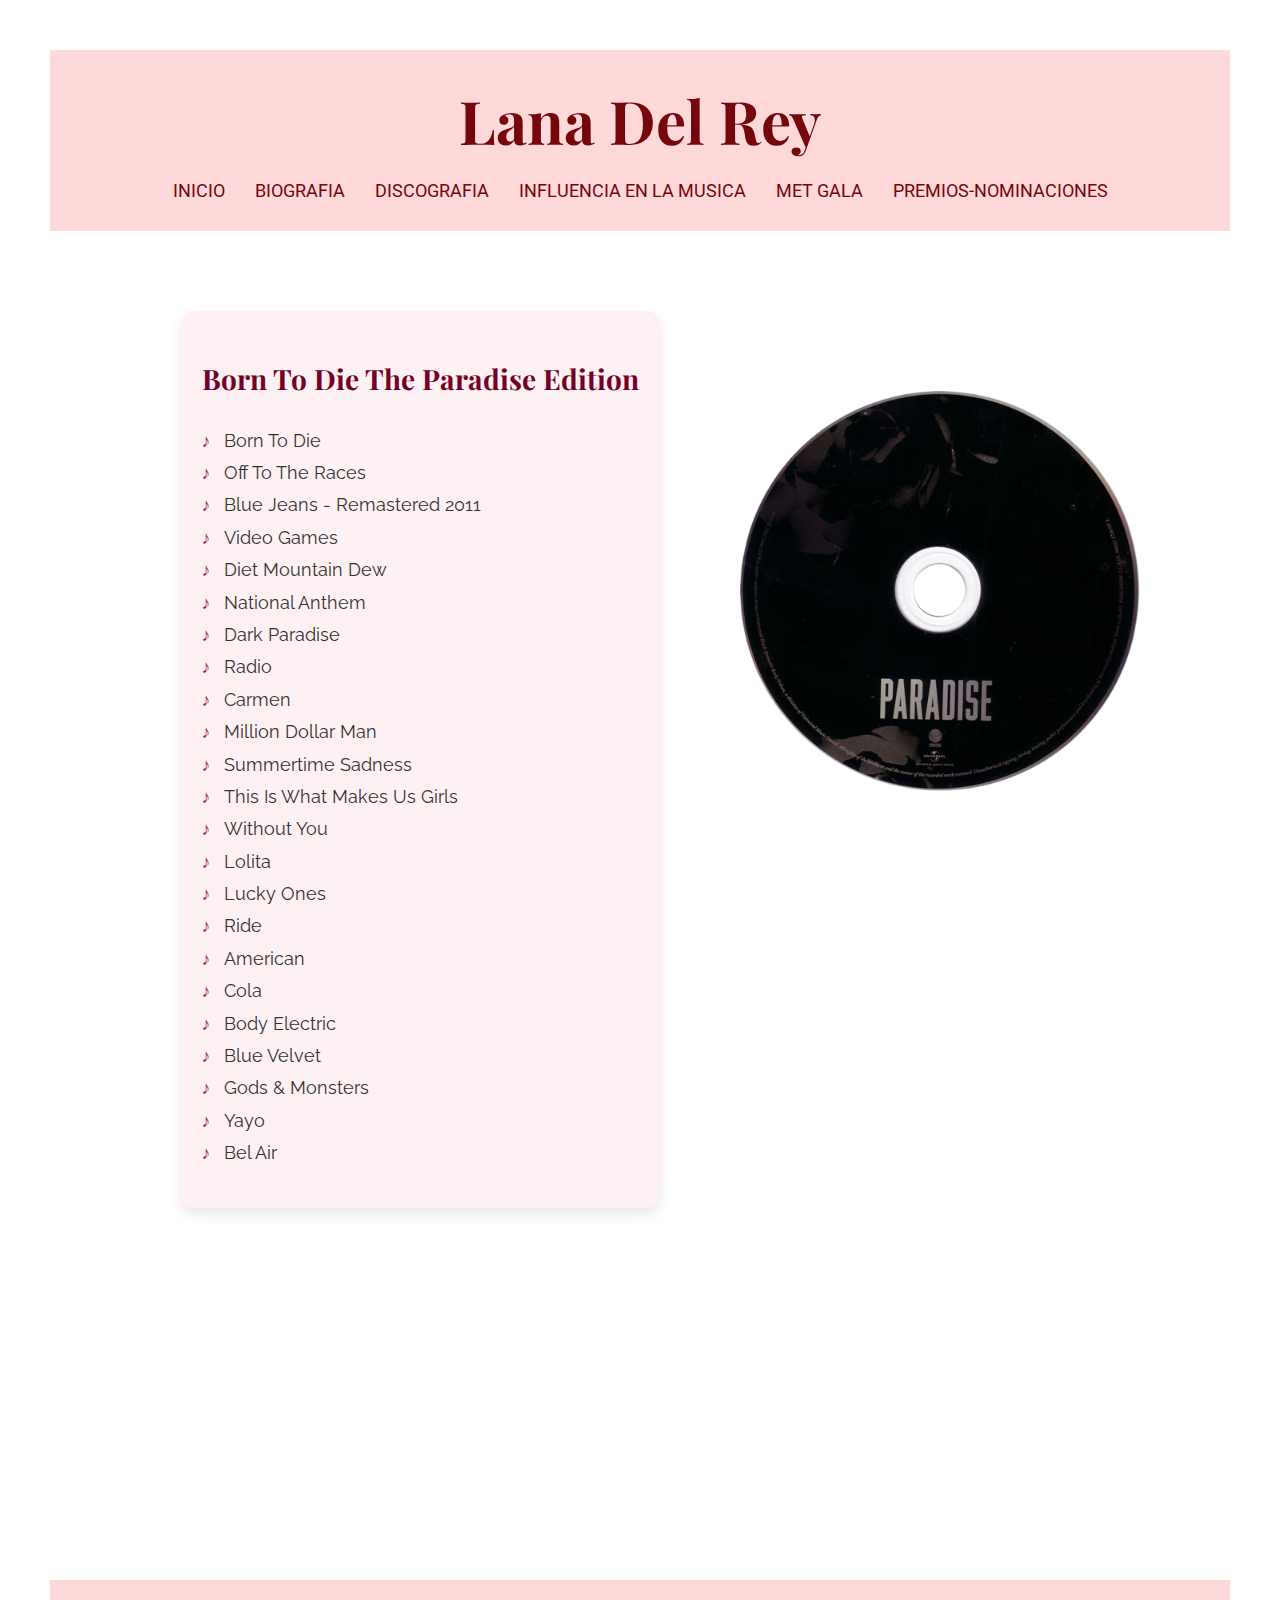
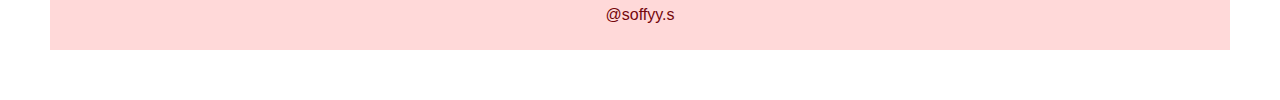
<file: paradise.html>
<!DOCTYPE html>
<html lang="es">
<head>
    <meta charset="UTF-8">
    <meta name="viewport" content="width=device-width, initial-scale=1.0">
    <title>Lana Del Rey</title>
    <link rel="stylesheet" href="css/estilos.css">
</head>
<body>
    <header class="menu-principal">
        <div class="contenido-header">
            <h1 class="titulo">Lana Del Rey</h1>
            <nav class="menu">
                <ul>
                <li><a href="index.html">INICIO</a></li>
                <li><a href="index2.html">BIOGRAFIA</a></li>
                <li><a href="index3.html">DISCOGRAFIA</a></li>
                <li><a href="index4.html">INFLUENCIA EN LA MUSICA</a></li>
                <li><a href="index5.html">MET GALA</a></li>
                <li><a href="index6.html">PREMIOS-NOMINACIONES</a></li>
                </ul>
            </nav>
        </div>
    </header>  
<div class="contenedor-canciones">
<div class="lista-canciones">
  <h2>Born To Die The Paradise Edition</h2>
  <ul>
    <li>Born To Die</li>
    <li>Off To The Races</li>
    <li>Blue Jeans - Remastered 2011</li>
    <li>Video Games</li>
    <li>Diet Mountain Dew</li>
    <li>National Anthem</li>
    <li>Dark Paradise</li>
    <li>Radio</li>
    <li>Carmen</li>
    <li>Million Dollar Man</li>
    <li>Summertime Sadness</li>
    <li>This Is What Makes Us Girls</li>
    <li>Without You</li>
    <li>Lolita</li>
    <li>Lucky Ones</li>
    <li>Ride</li>
    <li>American</li>
    <li>Cola</li>
    <li>Body Electric</li>
    <li>Blue Velvet</li>
    <li>Gods & Monsters</li>
    <li>Yayo</li>
    <li>Bel Air</li>
  </ul>
  </div>
  <img src="img/cd2.png" alt="CD Born To Die The Paradise Edition ">

  <div class="musica-widget">
<iframe style="border-radius:12px"
        src="https://open.spotify.com/embed/album/5PW8nAtvf2HV8RYZFd4IrX?utm_source=generator"
        width="100%" height="152" frameborder="0"
        allowfullscreen=""
        allow="autoplay; clipboard-write; encrypted-media; fullscreen; picture-in-picture"
        loading="lazy">
</iframe>
  </div>

</div>

   <div class="contenedor-canciones">
    
   </div>


    <footer class="pie">
        <p>@soffyy.s</p>
    </footer>

</body>
</html>
</file>
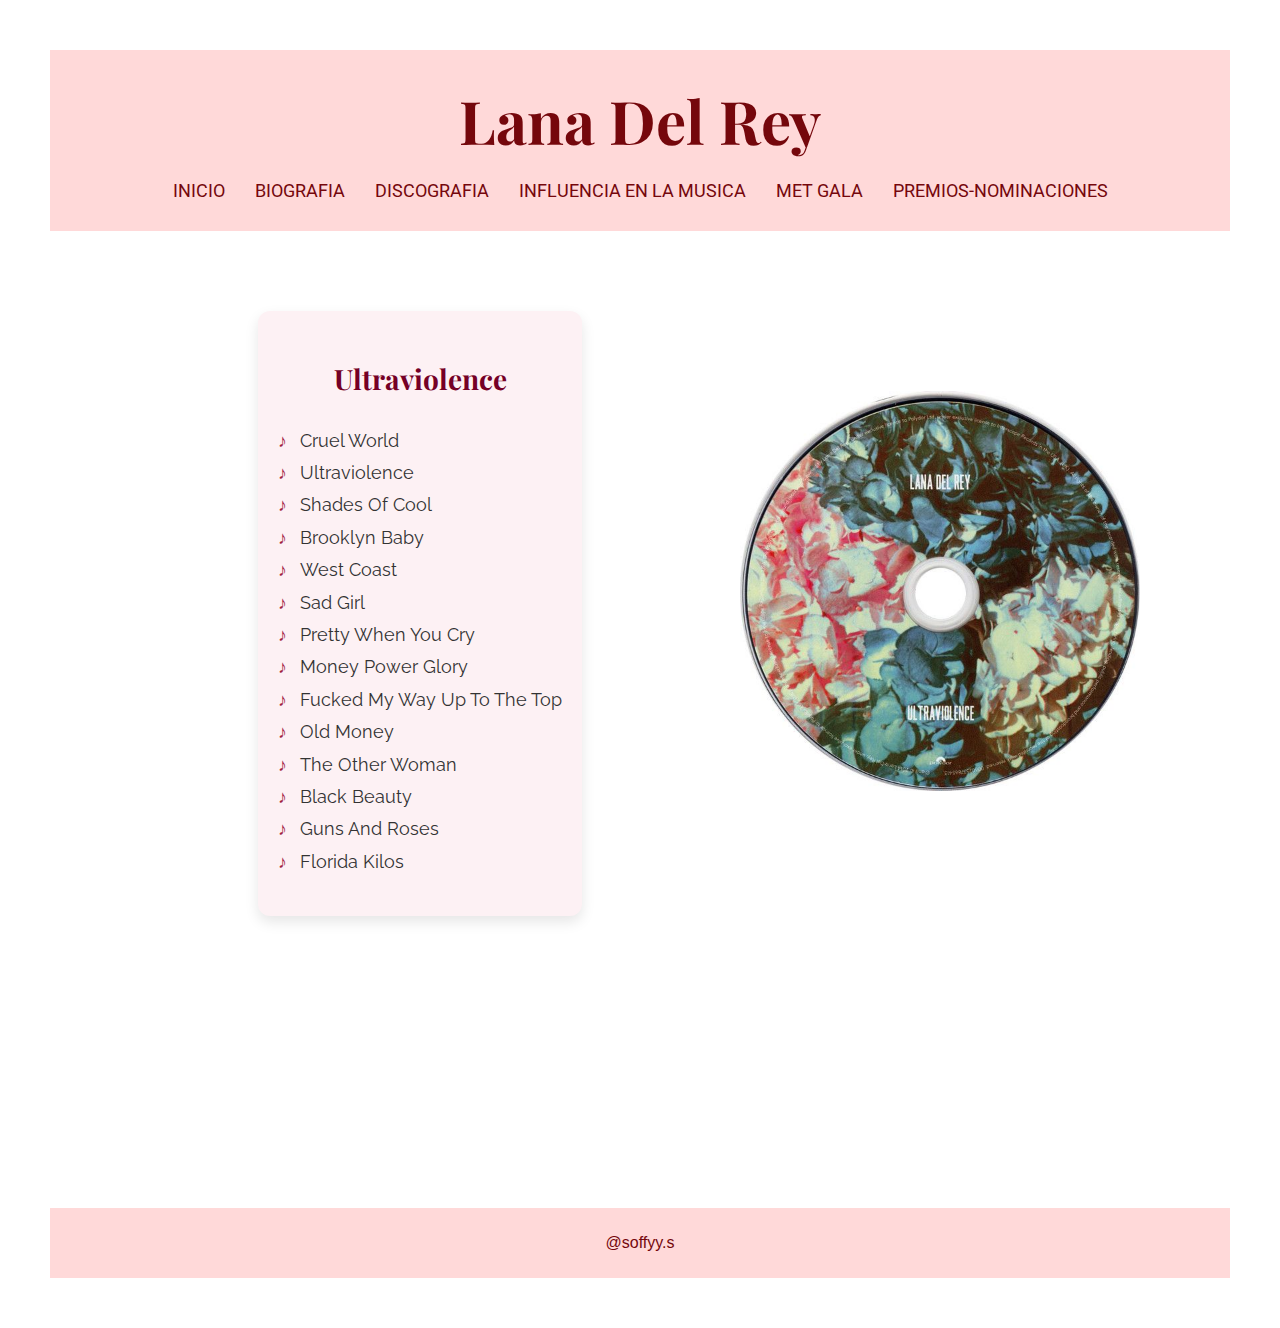
<file: ultraviolence.html>
<!DOCTYPE html>
<html lang="es">
<head>
    <meta charset="UTF-8">
    <meta name="viewport" content="width=device-width, initial-scale=1.0">
    <title>Lana Del Rey</title>
    <link rel="stylesheet" href="css/estilos.css">
</head>
<body>
    <header class="menu-principal">
        <div class="contenido-header">
            <h1 class="titulo">Lana Del Rey</h1>
            <nav class="menu">
                <ul>
                <li><a href="index.html">INICIO</a></li>
                <li><a href="index2.html">BIOGRAFIA</a></li>
                <li><a href="index3.html">DISCOGRAFIA</a></li>
                <li><a href="index4.html">INFLUENCIA EN LA MUSICA</a></li>
                <li><a href="index5.html">MET GALA</a></li>
                <li><a href="index6.html">PREMIOS-NOMINACIONES</a></li>
                </ul>
            </nav>
        </div>
    </header>  
<div class="contenedor-canciones">
<div class="lista-canciones">
  <h2>Ultraviolence</h2>
  <ul>
    <li>Cruel World</li>
    <li>Ultraviolence</li>
    <li>Shades Of Cool</li>
    <li>Brooklyn Baby</li>
    <li>West Coast</li>
    <li>Sad Girl</li>
    <li>Pretty When You Cry</li>
    <li>Money Power Glory</li>
    <li>Fucked My Way Up To The Top</li>
    <li>Old Money</li>
    <li>The Other Woman</li>
    <li>Black Beauty</li>
    <li>Guns And Roses</li>
    <li>Florida Kilos</li>
  </ul>
  </div>
  
        <img src="img/cd3.jpeg" alt="CD Ultraviolence">

  <div class="musica-widget">
    <iframe style="border-radius:12px"
        src="https://open.spotify.com/embed/album/3zU6lhWOIaBhgrJQee4s1L?utm_source=generator"
        width="100%" height="152" frameborder="0"
        allowfullscreen=""
        allow="autoplay; clipboard-write; encrypted-media; fullscreen; picture-in-picture"
        loading="lazy">
    </iframe>
  </div>

</div>

    <footer class="pie">
        <p>@soffyy.s</p>
    </footer>

</body>
</html>
</file>
<file: css/estilos.css>
@import url('https://fonts.googleapis.com/css2?family=Roboto:wght@700&display=swap');
@import url('https://fonts.googleapis.com/css2?family=Playfair+Display:ital,wght@0,400..900;1,400..900&display=swap');
@import url('https://fonts.googleapis.com/css2?family=Ancizar+Serif:ital,wght@0,300..900;1,300..900&display=swap');
@import url('https://fonts.googleapis.com/css2?family=Mulish:ital,wght@0,200..1000;1,200..1000&display=swap');
@import url('https://fonts.googleapis.com/css2?family=Raleway:wght@300;500&display=swap');

body, html {
    margin: 10px;
    padding: 0;
    font-family: 'Roboto', sans-serif; /* Fuente general */
}
.pie{
    color: #75070C;
    background-color: #FFD9D9;
    background-size: cover;
    background-position: center;
    text-align: center;
    padding: 10px 20px;
    position: relative;
    
}
.menu-principal {
    background-color: #FFD9D9;
    background-size: cover;
    background-position: center;
    color: white;
    text-align: center;
    padding: 30px 20px;
    position: relative;
}

.contenido-header {
    position: relative;
    z-index: 1;
}

.titulo {
    color: #75070C;
    margin: 0 0 20px;
    font-size: 60px;
    font-family: 'Playfair Display', serif; /* Fuente del título */
}

.menu ul {
    list-style: none;
    padding: 0;
    margin: 0;
    display: flex;
    justify-content: center;
    gap: 30px;
    flex-wrap: wrap;
}

.menu ul li a {
    color: #75070C;
    text-decoration: none;
    font-size: 18px;
    transition: color 0.3s ease;
    font-family: 'Roboto', sans-serif; /* Fuente del menú */
}

.menu ul li a:hover {
    color: black;
}

.foto-lana {
    display: flex;
    margin: 40px 0 20px;
}

.foto-lana img {
    width: 300px;
    max-width: 90%;
    height: auto;
    margin-right: 40px; 
    margin-left: 30px; 
    border-radius: 20px;
    box-shadow: 0 4px 12px rgba(0, 0, 0, 0.2);
    transition: transform 0.3s ease;
}

.foto-lana img:hover {
    transform: scale(1.05);
}

  .contenido-inicio h1 {
    color: black;
    font-size: 4em;
    margin-bottom: 10px;
    font-family: 'Georgia', serif;
  }
  
  .contenido-inicio p {
    color: black;
    font-size: 1.5em;
    font-style: italic;
    margin-bottom: 20px;
  }

.discografia {
    padding: 40px 20px;
}

.album-grid {
    display: grid;
    grid-template-columns: repeat(3, 1fr);
    gap: 20px;
    padding: 20px;

    
}

/* styles.css */
.Met-grid {
  display: grid;
  grid-template-columns: repeat(2 , 1fr);
  gap: 20px;
  padding: 20px;

}
.album {
    text-align: center;
    background-color: #fdf1f4;
    padding: 10px;
    border-radius: 8px;
}

.album:hover {
    transform: scale(1.05);
}

.album img {
  width: 100%;
  cursor: pointer;
  border-radius: 10px;
  transition: transform 0.3s ease;
}

.album h3 {
    margin: 10px 0 5px;
    font-size: 1.4em;
    font-family: 'Ancizar Serif', serif;    color: #750026;
}

.album p {
    color: #888;
}

.video-popup {
  display: none;
  position: fixed;
  top: 0; left: 0;
  width: 100vw;
  height: 100vh;
  background-color: rgba(0, 0, 0, 0.8);
  justify-content: center;
  align-items: center;
  z-index: 999;
}

.popup-content {
  position: relative;
  width: 80%;
  max-width: 800px;
}

.popup-content video {
  width: 500px;
  height: 500px;
  border-radius: 10px;
}

.cerrar {
  position: absolute;
  top: -30px;
  right: -10px;
  background: red;
  color: white;
  font-size: 20px;
  padding: 5px 12px;
  border-radius: 50%;
  cursor: pointer;
  font-weight: bold;
}
body {
  font-family: Arial, sans-serif;
  margin: 0;
  padding: 40px;
}

.premios {
  background-color: white;
  padding: 60px 30px;
  text-align: center;
}

.premios-grid {
  display: grid;
  grid-template-columns: repeat(3, 1fr);
  gap: 30px;
  justify-items: center;
}

.premio-card {
  background-color: #fdf1f4;
  border-radius: 12px;
  padding: 20px;
  max-width: 300px;
  box-shadow: 0 6px 18px rgba(0, 0, 0, 0.1);
  text-align: left;
  transition: transform 0.3s ease;
}

.premio-card:hover {
  transform: translateY(-8px);
}

.premio-card img {
    width: 100%;
    height: auto;
    border-radius: 10px;
    margin-bottom: 10px;
}

.texto-premio h3 {
  font-size: 1.2em;
  color: #A12341;
  margin: 10px 0 5px;
}

.texto-premio p {
  font-size: 0.95em;
  color: #444;
}

.foto-Bio {
    display: flex;
    justify-content: left; 
    margin: 40px 0 20px;
}

.foto-Bio img {
    width: 500px;
    height: 500px;
    margin-right: 40px; 
    margin-left: 30px; 
    border-radius: 20px;
    box-shadow: 0 4px 12px rgba(0, 0, 0, 0.2);
    transition: transform 0.3s ease;
}

.foto-Bio img:hover {
    transform: scale(1.05);
}

  .contenido-Bio h1 {
    color: #750026;
    font-size: 3em;
    margin-top: 5px;
    margin-bottom: 10px;
    font-family: 'Playfair Display', serif;
  }
  
  .contenido-Bio p {
    color: black;
    font-size: 1.5em;
    font-style: italic;
    margin-bottom: 20px;
    text-align: justify;
  }

  .contenedor-canciones {
  display: flex;
  justify-content: center;
  align-items: flex-start;
  gap: 40px; 
  margin: 40px auto;
  max-width: 1000px;
  padding: 20px;
  flex-wrap: wrap;
}


 .lista-canciones {
  font-family: 'Raleway', sans-serif; 
  font-size: 18px;
  line-height: 1.8;
  margin: 20px auto;
  max-width: 600px;
  padding: 20px;
  background-color: #fdf1f4;
  border-radius: 12px;
  box-shadow: 0 6px 14px rgba(0, 0, 0, 0.1);
  color: #333;
}

.lista-canciones h2 {
  font-family: 'Playfair Display', serif;
  color: #750026;
  font-size: 28px;
  text-align: center;
  margin-bottom: 20px;
}

.lista-canciones ul {
  list-style: none;
  padding: 0;
}

.lista-canciones li::before {
  content: "♪ ";
  color: #A12341;
  margin-right: 8px;
}

.contenedor-canciones img {
  width: 40%;
  height: auto;
  margin-top: 100px;
  align-items: stretch
}

.musica-widget {
  display: flex;
  justify-content: center;
  margin: 10px;
}

.video-section {
    text-align: center;
    padding: 20px;
}

.video-section img {
    width: 560px;
    max-width: 100%;
    border-radius: 12px;
    box-shadow: 0 0 10px rgba(0, 0, 0, 0.3);
    transition: transform 0.3s ease;
}

.video-section img:hover {
    transform: scale(1.02);
}

.video-section p {
    margin-top: 10px;
    font-size: 16px;
    color: #333;
    text-align: center;
}


@media (max-width: 480px) {
  body, html {
    padding: 10px;
    margin: 0;
  }

  .titulo,
  .contenido-inicio h1,
  .contenido-Bio h1 {
    font-size: 1.6em;
    text-align: center;
  }

  .contenido-inicio p,
  .contenido-Bio p {
    font-size: 1em;
    padding: 10px;
    text-align: justify;
  }

  .menu ul {
    flex-direction: column;
    gap: 10px;
    padding: 0;
  }

  .menu ul li a {
    font-size: 14px;
  }

  .album-grid,
  .premios-grid,
  .Met-grid {
    grid-template-columns: 1fr;
    padding: 10px;
    gap: 15px;
  }

  .foto-lana,
  .foto-Bio,
  .contenedor-canciones {
    flex-direction: column;
    align-items: center;
    gap: 15px;
    margin: 20px 0;
  }

  .foto-lana img,
  .foto-Bio img,
  .contenedor-canciones img,
  .video-section img,
  .popup-content video {
    width: 100%;
    height: auto;
    margin: 0;
  }

  .lista-canciones {
    font-size: 1em;
    padding: 10px;
    max-width: 100%;
  }

  .popup-content {
    width: 95%;
    padding: 0;
  }

  .cerrar {
    top: -20px;
    right: -5px;
    font-size: 16px;
    padding: 4px 10px;
  }

  .premio-card {
    max-width: 95%;
    padding: 15px;
  }

  .video-section {
    padding: 10px;
  }

  .contenido-inicio,
  .contenido-Bio {
    text-align: center;
  }
}
</file>
